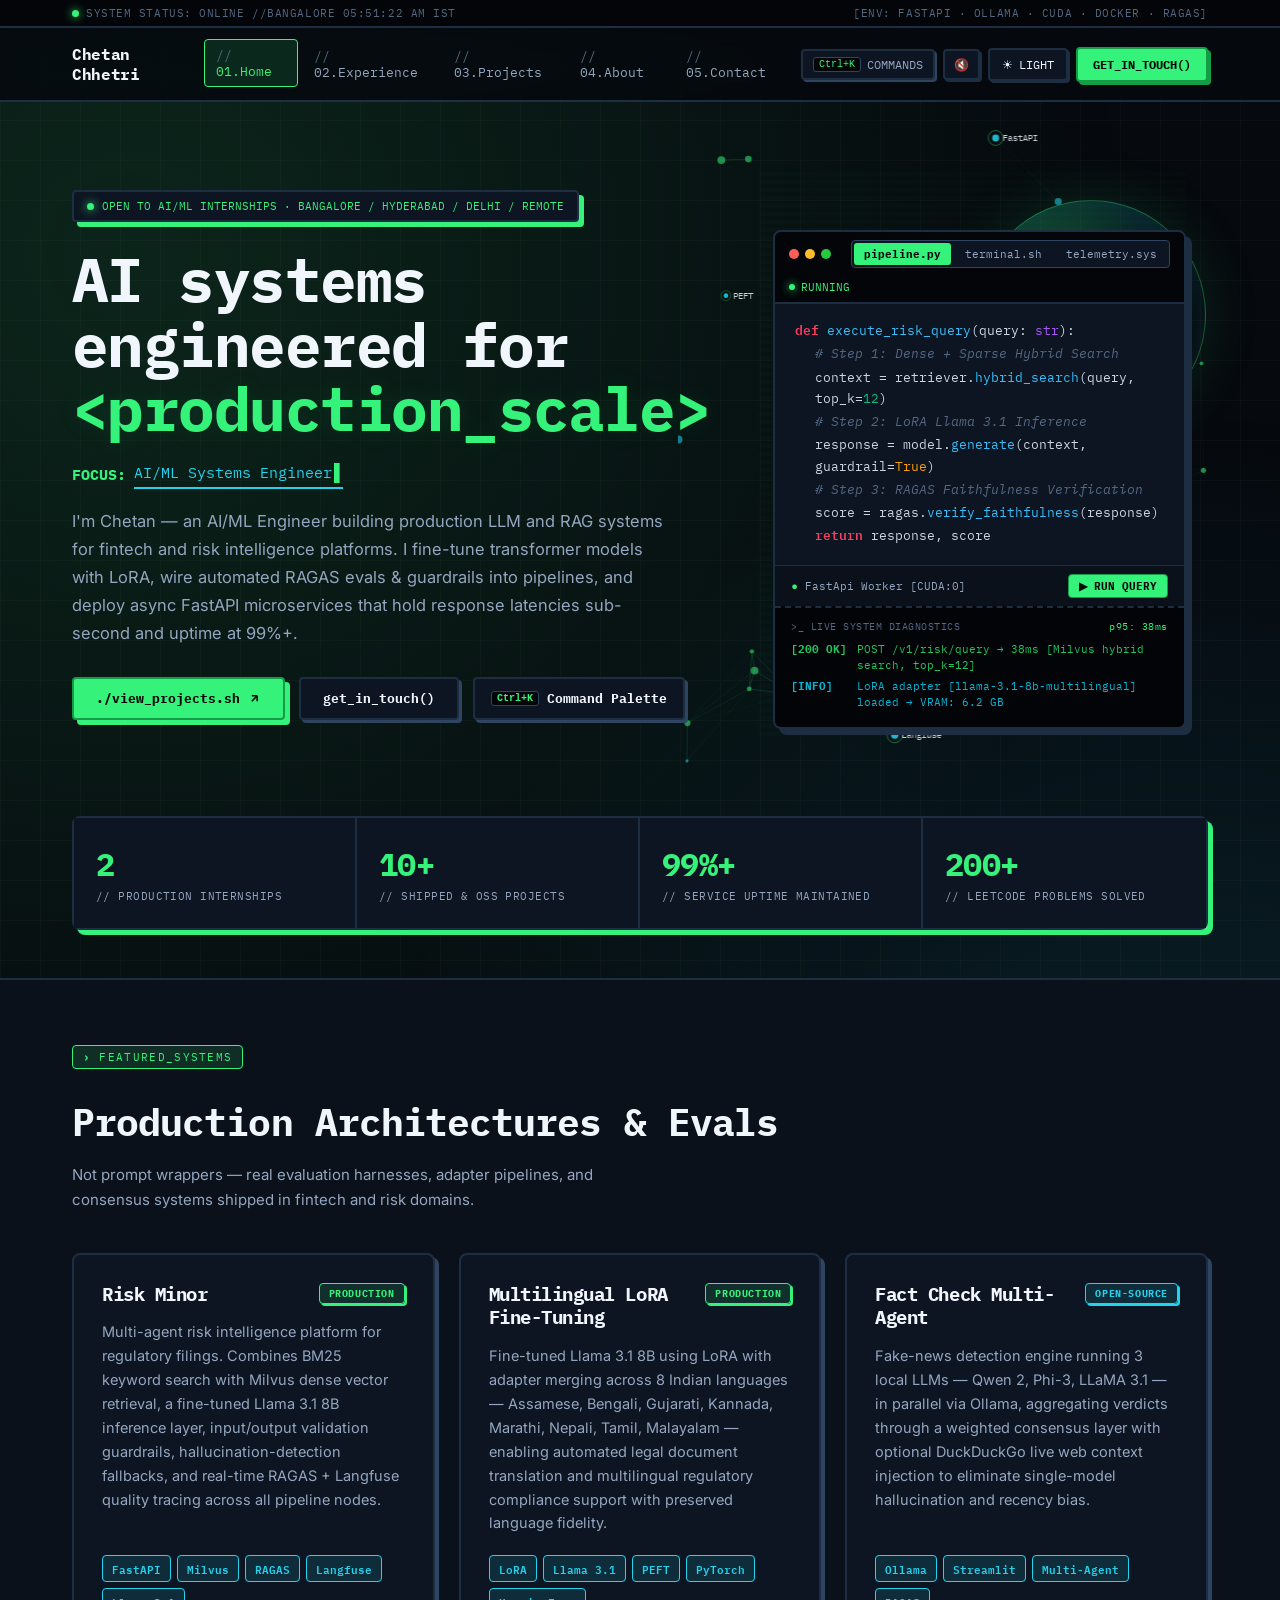
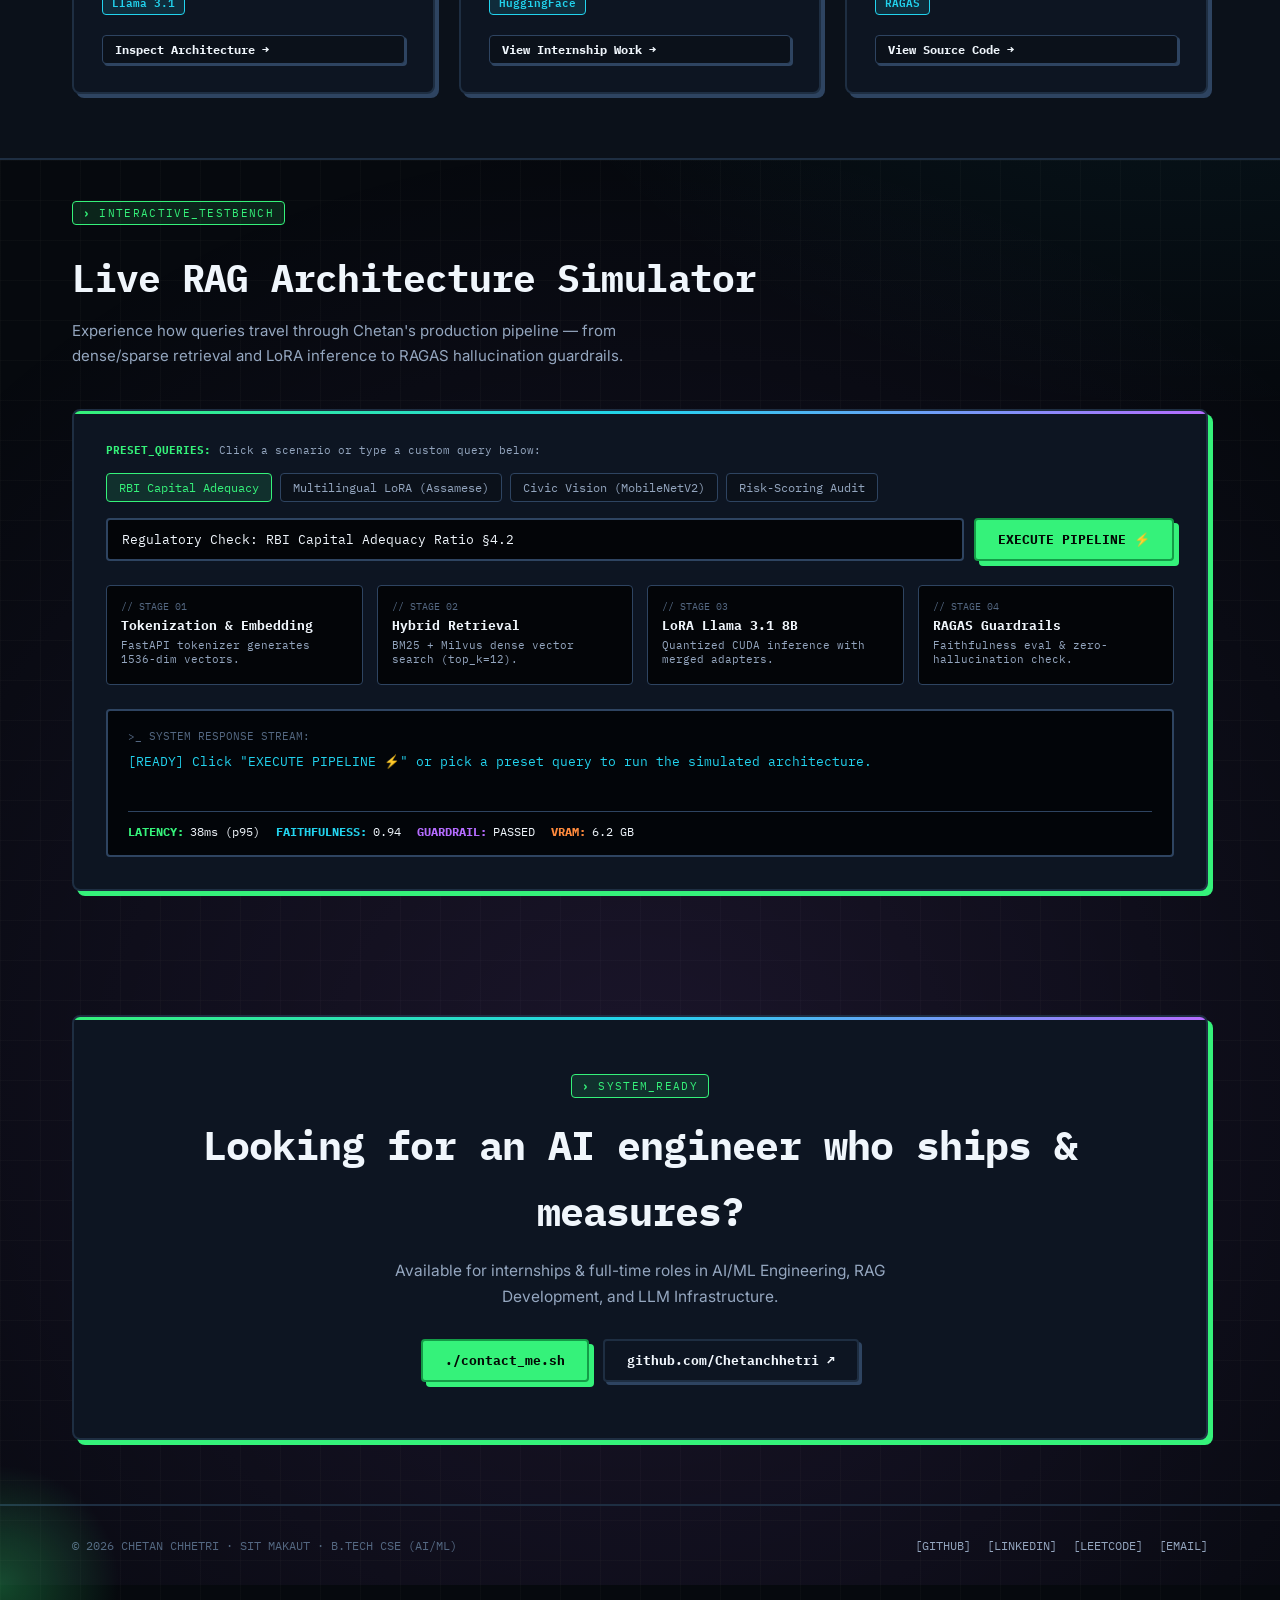
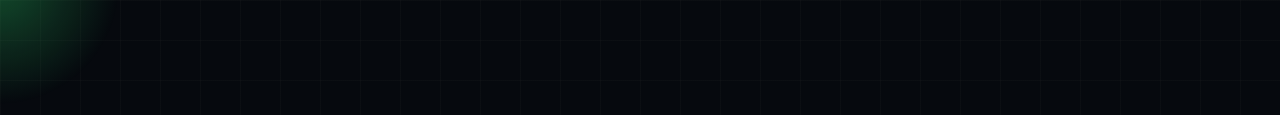
<file: index.html>
<!DOCTYPE html>
<html lang="en" data-theme="dark">
<head>
<meta charset="UTF-8">
<meta name="viewport" content="width=device-width, initial-scale=1.0">
<title>Chetan Chhetri — AI/ML Engineer & Systems Builder</title>
<meta name="description" content="Portfolio of Chetan Chhetri - AI/ML Engineer specializing in production LLMs, multi-agent RAG, LoRA fine-tuning, and low-latency microservices.">
<link rel="preconnect" href="https://fonts.googleapis.com">
<link rel="preconnect" href="https://fonts.gstatic.com" crossorigin>
<link href="https://fonts.googleapis.com/css2?family=IBM+Plex+Mono:ital,wght@0,400;0,500;0,600;0,700;1,400&family=Inter:wght@400;500;600;700;800&display=swap" rel="stylesheet">
<link rel="stylesheet" href="styles.css">
<script>
  // Prevent flash of wrong theme
  (function(){var t=localStorage.getItem('cc-theme')||'dark';document.documentElement.setAttribute('data-theme',t);})();
</script>
</head>
<body>

<div class="top-status-bar">
  <div class="wrap status-content">
    <div class="status-left">
      <span class="pulse-dot"></span> SYSTEM STATUS: ONLINE // <span class="live-ist-clock"> BANGALORE (IST)</span>
    </div>
    <span class="status-right">[ENV: FASTAPI · OLLAMA · CUDA · DOCKER · RAGAS]</span>
  </div>
</div>

<header class="site-header">
  <nav class="site-nav">
    <a href="index.html" class="brand">Chetan Chhetri</a>
    <div class="nav-links">
      <a href="index.html" class="active"><span class="cmd">//</span> 01.Home</a>
      <a href="experience.html"><span class="cmd">//</span> 02.Experience</a>
      <a href="projects.html"><span class="cmd">//</span> 03.Projects</a>
      <a href="about.html"><span class="cmd">//</span> 04.About</a>
      <a href="contact.html"><span class="cmd">//</span> 05.Contact</a>
    </div>
    <div class="nav-right">
      <button class="nav-cmd-btn" title="Search commands, projects, and actions"><kbd>Ctrl+K</kbd> <span>COMMANDS</span></button>
      <button class="sound-toggle" title="Toggle audio feedback">🔇</button>
      <button class="theme-toggle" title="Toggle theme"><span class="ti">☀</span><span class="tl">LIGHT</span></button>
      <a class="nav-cta" href="contact.html">GET_IN_TOUCH()</a>
      <button class="nav-toggle" aria-label="Menu"><span></span><span></span><span></span></button>
    </div>
  </nav>
</header>

<main>
  <div class="wrap">
    <section class="hero">
      <div class="hero-text">
        <div class="hero-badge"><span class="dot"></span> OPEN TO AI/ML INTERNSHIPS · BANGALORE / HYDERABAD / DELHI / REMOTE</div>
        <h1>AI systems engineered for <span class="grad-ink">&lt;production_scale&gt;</span></h1>
        <div style="font-size: 14.5px; margin-bottom: 18px; color: var(--ink-soft); display: flex; align-items: center; gap: 8px; flex-wrap: wrap;">
          <span style="color: var(--accent); font-family: var(--mono); font-weight: bold;">FOCUS:</span>
          <span class="typewriter-role">AI/ML Systems Engineer</span>
        </div>
        <p class="lede">I'm Chetan — an AI/ML Engineer building production LLM and RAG systems for fintech and risk intelligence platforms. I fine-tune transformer models with LoRA, wire automated RAGAS evals &amp; guardrails into pipelines, and deploy async FastAPI microservices that hold response latencies sub-second and uptime at 99%+.</p>
        <div class="hero-actions">
          <a class="btn btn-primary" href="projects.html">./view_projects.sh <svg width="13" height="13" viewBox="0 0 24 24" fill="none" stroke="currentColor" stroke-width="3"><path d="M7 17L17 7M17 7H7M17 7V17"/></svg></a>
          <a class="btn btn-outline" href="contact.html">get_in_touch()</a>
          <button class="btn btn-outline nav-cmd-btn" style="padding: 11px 16px;"><kbd>Ctrl+K</kbd> Command Palette</button>
        </div>
      </div>

      <div class="hero-3d">
        <canvas id="neural-canvas" aria-hidden="true"></canvas>
        <div class="holo-orb" aria-hidden="true"></div>
        <div class="scanline" aria-hidden="true"></div>
        
        <div class="terminal-card">
          <div class="terminal-header">
            <div class="term-dots"><span class="t-red"></span><span class="t-yellow"></span><span class="t-green"></span></div>
            <div class="term-tabs">
              <button class="term-tab active" data-tab="tab-code">pipeline.py</button>
              <button class="term-tab" data-tab="tab-cli">terminal.sh</button>
              <button class="term-tab" data-tab="tab-telemetry">telemetry.sys</button>
            </div>
            <span class="live"><span class="ld"></span>RUNNING</span>
          </div>

          <!-- Panel 1: Code & Interactive Simulator -->
          <div id="tab-code" class="terminal-panel active">
            <div class="terminal-body">
              <div class="code-line"><span class="c-keyword">def</span> <span class="c-func">execute_risk_query</span>(query: <span class="c-type">str</span>):</div>
              <div class="code-line indent"><span class="c-comment"># Step 1: Dense + Sparse Hybrid Search</span></div>
              <div class="code-line indent">context = retriever.<span class="c-func">hybrid_search</span>(query, top_k=<span class="c-num">12</span>)</div>
              <div class="code-line indent"><span class="c-comment"># Step 2: LoRA Llama 3.1 Inference</span></div>
              <div class="code-line indent">response = model.<span class="c-func">generate</span>(context, guardrail=<span class="c-val">True</span>)</div>
              <div class="code-line indent"><span class="c-comment"># Step 3: RAGAS Faithfulness Verification</span></div>
              <div class="code-line indent">score = ragas.<span class="c-func">verify_faithfulness</span>(response)</div>
              <div class="code-line indent"><span class="c-keyword">return</span> response, score</div>
            </div>
            <div class="term-run-bar">
              <span style="color:var(--ink-soft);"><span style="color:var(--accent);">●</span> FastApi Worker [CUDA:0]</span>
              <button class="run-sim-btn" id="run-code-sim">▶ RUN QUERY</button>
            </div>
            <div class="trace-console">
              <div class="console-head">
                <span>&gt;_ LIVE SYSTEM DIAGNOSTICS</span>
                <span style="color:var(--accent);">p95: 38ms</span>
              </div>
              <div id="console-output"></div>
            </div>
          </div>

          <!-- Panel 2: Interactive CLI -->
          <div id="tab-cli" class="terminal-panel">
            <div class="cli-container">
              <div class="cli-chips">
                <span class="cli-chip" data-cmd="skills">skills</span>
                <span class="cli-chip" data-cmd="projects">projects</span>
                <span class="cli-chip" data-cmd="eval">eval</span>
                <span class="cli-chip" data-cmd="bio">bio</span>
                <span class="cli-chip" data-cmd="contact">contact</span>
                <span class="cli-chip" data-cmd="clear">clear</span>
              </div>
              <div class="cli-logs" id="cli-term-logs">
                <div class="cli-out-row" style="color:var(--ink-soft);">Type a command or click a chip above (e.g. 'skills', 'eval', 'projects').</div>
              </div>
              <div class="cli-input-line">
                <span class="cli-prompt">chetan@sys:~$</span>
                <input type="text" id="cli-term-input" class="cli-input" placeholder="type 'help' or any command..." autocomplete="off" spellcheck="false">
              </div>
            </div>
          </div>

          <!-- Panel 3: Live Telemetry Gauges -->
          <div id="tab-telemetry" class="terminal-panel">
            <div class="telemetry-container">
              <div class="telemetry-grid">
                <div class="tel-card">
                  <div class="tel-label"><span>VRAM Allocation</span><span>CUDA 12.4</span></div>
                  <div class="tel-value" id="tel-vram-val">6.2 / 8.0 GB</div>
                  <div class="tel-bar-wrap"><div class="tel-bar" style="width: 77%;"></div></div>
                </div>
                <div class="tel-card">
                  <div class="tel-label"><span>Generation Speed</span><span>LoRA 8B</span></div>
                  <div class="tel-value" id="tel-tok-val">78 tok/s</div>
                  <div class="tel-bar-wrap"><div class="tel-bar cyan" style="width: 82%;"></div></div>
                </div>
                <div class="tel-card">
                  <div class="tel-label"><span>RAGAS Faithfulness</span><span>Min: 0.85</span></div>
                  <div class="tel-value" style="color:var(--cyan);">0.94</div>
                  <div class="tel-bar-wrap"><div class="tel-bar cyan" style="width: 94%;"></div></div>
                </div>
                <div class="tel-card">
                  <div class="tel-label"><span>p95 API Latency</span><span>Sub-second</span></div>
                  <div class="tel-value" id="tel-lat-val" style="color:var(--accent);">38ms</div>
                  <div class="tel-bar-wrap"><div class="tel-bar" style="width: 35%;"></div></div>
                </div>
              </div>
              <div style="font: 11px var(--mono); color: var(--ink-soft); background: rgba(255,255,255,0.02); padding: 8px 12px; border: 1px solid var(--line-soft); border-radius: var(--radius-sm); display: flex; justify-content: space-between;">
                <span>UPTIME: 99.7%</span>
                <span style="color:var(--accent);">CONTAINER: ACTIVE [risk-minor-api:v2.1]</span>
              </div>
            </div>
          </div>

        </div>
      </div>
    </section>

    <section class="stats-section">
      <div class="stats-row">
        <div class="stat"><div class="num">2</div><div class="lbl">// PRODUCTION INTERNSHIPS</div></div>
        <div class="stat"><div class="num">10+</div><div class="lbl">// SHIPPED & OSS PROJECTS</div></div>
        <div class="stat"><div class="num">99%+</div><div class="lbl">// SERVICE UPTIME MAINTAINED</div></div>
        <div class="stat"><div class="num">200+</div><div class="lbl">// LEETCODE PROBLEMS SOLVED</div></div>
      </div>
    </section>
  </div>

  <section class="alt">
    <div class="wrap">
      <div class="section-head">
        <div class="eyebrow">FEATURED_SYSTEMS</div>
        <h2>Production Architectures &amp; Evals</h2>
        <p>Not prompt wrappers — real evaluation harnesses, adapter pipelines, and consensus systems shipped in fintech and risk domains.</p>
      </div>
      <div class="feature-grid">
        <div class="card">
          <div class="card-top">
            <h3>Risk Minor</h3>
            <span class="badge prod">PRODUCTION</span>
          </div>
          <p>Multi-agent risk intelligence platform for regulatory filings. Combines BM25 keyword search with Milvus dense vector retrieval, a fine-tuned Llama 3.1 8B inference layer, input/output validation guardrails, hallucination-detection fallbacks, and real-time RAGAS + Langfuse quality tracing across all pipeline nodes.</p>
          <div class="chip-row">
            <span class="chip">FastAPI</span><span class="chip">Milvus</span><span class="chip">RAGAS</span><span class="chip">Langfuse</span><span class="chip">Llama 3.1</span>
          </div>
          <a class="card-link" href="projects.html">Inspect Architecture →</a>
        </div>

        <div class="card">
          <div class="card-top">
            <h3>Multilingual LoRA Fine-Tuning</h3>
            <span class="badge prod">PRODUCTION</span>
          </div>
          <p>Fine-tuned Llama 3.1 8B using LoRA with adapter merging across 8 Indian languages — Assamese, Bengali, Gujarati, Kannada, Marathi, Nepali, Tamil, Malayalam — enabling automated legal document translation and multilingual regulatory compliance support with preserved language fidelity.</p>
          <div class="chip-row">
            <span class="chip">LoRA</span><span class="chip">Llama 3.1</span><span class="chip">PEFT</span><span class="chip">PyTorch</span><span class="chip">HuggingFace</span>
          </div>
          <a class="card-link" href="experience.html">View Internship Work →</a>
        </div>

        <div class="card">
          <div class="card-top">
            <h3>Fact Check Multi-Agent</h3>
            <span class="badge oss">OPEN-SOURCE</span>
          </div>
          <p>Fake-news detection engine running 3 local LLMs — Qwen 2, Phi-3, LLaMA 3.1 — in parallel via Ollama, aggregating verdicts through a weighted consensus layer with optional DuckDuckGo live web context injection to eliminate single-model hallucination and recency bias.</p>
          <div class="chip-row">
            <span class="chip">Ollama</span><span class="chip">Streamlit</span><span class="chip">Multi-Agent</span><span class="chip">RAGAS</span>
          </div>
          <a class="card-link" href="https://github.com/Chetanchhetri" target="_blank" rel="noopener">View Source Code →</a>
        </div>
      </div>
    </div>
  </section>

  <div class="wrap">
    <section class="rag-sim-section">
      <div class="section-head">
        <div class="eyebrow">INTERACTIVE_TESTBENCH</div>
        <h2>Live RAG Architecture Simulator</h2>
        <p>Experience how queries travel through Chetan's production pipeline — from dense/sparse retrieval and LoRA inference to RAGAS hallucination guardrails.</p>
      </div>

      <div class="rag-sim-box">
        <div class="sim-controls">
          <div style="font: 11px var(--mono); color: var(--ink-soft); display: flex; align-items: center; gap: 8px;">
            <span style="color:var(--accent); font-weight:bold;">PRESET_QUERIES:</span>
            <span>Click a scenario or type a custom query below:</span>
          </div>
          <div class="sim-query-chips">
            <button class="sim-query-chip active" data-query="Regulatory Check: RBI Capital Adequacy Ratio §4.2">RBI Capital Adequacy</button>
            <button class="sim-query-chip" data-query="Multilingual LoRA: Legal Contract Clause translation Assamese → English">Multilingual LoRA (Assamese)</button>
            <button class="sim-query-chip" data-query="Civic Hazard: MobileNetV2 Pothole Severity & Routing">Civic Vision (MobileNetV2)</button>
            <button class="sim-query-chip" data-query="Financial Audit: Anomaly Detection on Loan Scoring Dataset">Risk-Scoring Audit</button>
          </div>

          <div class="sim-input-row">
            <input type="text" id="rag-sim-query" class="sim-input" value="Regulatory Check: RBI Capital Adequacy Ratio §4.2">
            <button class="btn btn-primary" id="run-rag-sim">EXECUTE PIPELINE ⚡</button>
          </div>
        </div>

        <!-- 4 Sequential Stages -->
        <div class="sim-stages-grid">
          <div class="sim-stage" id="stage-1">
            <div class="sim-stage-num">// STAGE 01</div>
            <div class="sim-stage-title">Tokenization &amp; Embedding</div>
            <div class="sim-stage-detail">FastAPI tokenizer generates 1536-dim vectors.</div>
          </div>
          <div class="sim-stage" id="stage-2">
            <div class="sim-stage-num">// STAGE 02</div>
            <div class="sim-stage-title">Hybrid Retrieval</div>
            <div class="sim-stage-detail">BM25 + Milvus dense vector search (top_k=12).</div>
          </div>
          <div class="sim-stage" id="stage-3">
            <div class="sim-stage-num">// STAGE 03</div>
            <div class="sim-stage-title">LoRA Llama 3.1 8B</div>
            <div class="sim-stage-detail">Quantized CUDA inference with merged adapters.</div>
          </div>
          <div class="sim-stage" id="stage-4">
            <div class="sim-stage-num">// STAGE 04</div>
            <div class="sim-stage-title">RAGAS Guardrails</div>
            <div class="sim-stage-detail">Faithfulness eval &amp; zero-hallucination check.</div>
          </div>
        </div>

        <!-- Live Output Terminal -->
        <div class="sim-output-box">
          <div style="font-size: 11px; color: var(--ink-faint); margin-bottom: 6px;">&gt;_ SYSTEM RESPONSE STREAM:</div>
          <div id="rag-sim-output-text" style="color: var(--cyan); min-height: 48px;">
            [READY] Click "EXECUTE PIPELINE ⚡" or pick a preset query to run the simulated architecture.
          </div>
          <div class="sim-metrics-row">
            <span class="sim-metric-tag"><b style="color:var(--accent);">LATENCY:</b> 38ms (p95)</span>
            <span class="sim-metric-tag"><b style="color:var(--cyan);">FAITHFULNESS:</b> 0.94</span>
            <span class="sim-metric-tag"><b style="color:var(--purple);">GUARDRAIL:</b> PASSED</span>
            <span class="sim-metric-tag"><b style="color:var(--signal);">VRAM:</b> 6.2 GB</span>
          </div>
        </div>
      </div>
    </section>
  </div>

  <div class="wrap">
    <section>
      <div class="cta-banner">
        <div class="eyebrow">SYSTEM_READY</div>
        <h2>Looking for an AI engineer who ships &amp; measures?</h2>
        <p>Available for internships &amp; full-time roles in AI/ML Engineering, RAG Development, and LLM Infrastructure.</p>
        <div class="cta-actions">
          <a class="btn btn-primary" href="contact.html">./contact_me.sh</a>
          <a class="btn btn-outline" href="https://github.com/Chetanchhetri" target="_blank" rel="noopener">github.com/Chetanchhetri ↗</a>
        </div>
      </div>
    </section>
  </div>
</main>

<footer class="site-footer">
  <div class="wrap">
    <p>© 2026 CHETAN CHHETRI · SIT MAKAUT · B.TECH CSE (AI/ML)</p>
    <div class="footer-links">
      <a href="https://github.com/Chetanchhetri" target="_blank" rel="noopener">[GITHUB]</a>
      <a href="https://linkedin.com/in/chetanchhetri" target="_blank" rel="noopener">[LINKEDIN]</a>
      <a href="https://leetcode.com/u/2rPvyovowx" target="_blank" rel="noopener">[LEETCODE]</a>
      <a href="mailto:chhetrichetan45@gmail.com">[EMAIL]</a>
    </div>
  </div>
</footer>

<!-- Global Command Palette Modal (Ctrl+K) -->
<div class="cmd-palette-backdrop">
  <div class="cmd-palette">
    <div class="cmd-search-header">
      <span style="color:var(--accent);font-weight:900;">›</span>
      <input type="text" class="cmd-search-input" placeholder="Type a command or jump to project..." autocomplete="off">
      <span class="cmd-kbd-badge">ESC to close</span>
    </div>
    <div class="cmd-results">
      <div class="cmd-group-title">Navigation</div>
      <div class="cmd-item" data-href="index.html"><div class="cmd-item-label"><span>🏠</span> 01. Home Overview</div><span class="cmd-item-tag">Page</span></div>
      <div class="cmd-item" data-href="experience.html"><div class="cmd-item-label"><span>💼</span> 02. Experience &amp; Internships</div><span class="cmd-item-tag">Page</span></div>
      <div class="cmd-item" data-href="projects.html"><div class="cmd-item-label"><span>🚀</span> 03. Projects (12 Systems)</div><span class="cmd-item-tag">Page</span></div>
      <div class="cmd-item" data-href="about.html"><div class="cmd-item-label"><span>👤</span> 04. About &amp; Tech Stack</div><span class="cmd-item-tag">Page</span></div>
      <div class="cmd-item" data-href="contact.html"><div class="cmd-item-label"><span>✉️</span> 05. Contact &amp; IDE Shell</div><span class="cmd-item-tag">Page</span></div>

      <div class="cmd-group-title">Featured Systems</div>
      <div class="cmd-item" data-href="projects.html#risk-minor"><div class="cmd-item-label"><span>⚡</span> Risk Minor (Milvus + LoRA Llama 3.1)</div><span class="cmd-item-tag">RAG</span></div>
      <div class="cmd-item" data-href="projects.html#astraroute"><div class="cmd-item-label"><span>🗺️</span> AstraRoute Navigation Engine (OSRM + Scrapling)</div><span class="cmd-item-tag">Infra</span></div>
      <div class="cmd-item" data-href="projects.html#blur-detector"><div class="cmd-item-label"><span>👁️</span> AI Blur &amp; Quality Detector (OpenCV API)</div><span class="cmd-item-tag">Vision</span></div>
      <div class="cmd-item" data-href="projects.html#airbus-fcom"><div class="cmd-item-label"><span>✈️</span> Airbus FCOM Precision QA Engine</div><span class="cmd-item-tag">RAG</span></div>

      <div class="cmd-group-title">Quick Actions</div>
      <div class="cmd-item" data-action="theme"><div class="cmd-item-label"><span>◐</span> Toggle Theme (Dark / Light)</div><span class="cmd-item-tag">Action</span></div>
      <div class="cmd-item" data-action="copy-email"><div class="cmd-item-label"><span>📋</span> Copy Email (chhetrichetan45@gmail.com)</div><span class="cmd-item-tag">Clipboard</span></div>
      <div class="cmd-item" data-action="audio"><div class="cmd-item-label"><span>🔊</span> Toggle Audio FX Sounds</div><span class="cmd-item-tag">Setting</span></div>
    </div>
  </div>
</div>

<!-- Back to Top Button -->
<button class="back-to-top" title="Scroll back to top" aria-label="Back to top">▲</button>

<script src="script.js"></script>
</body>
</html>
</file>
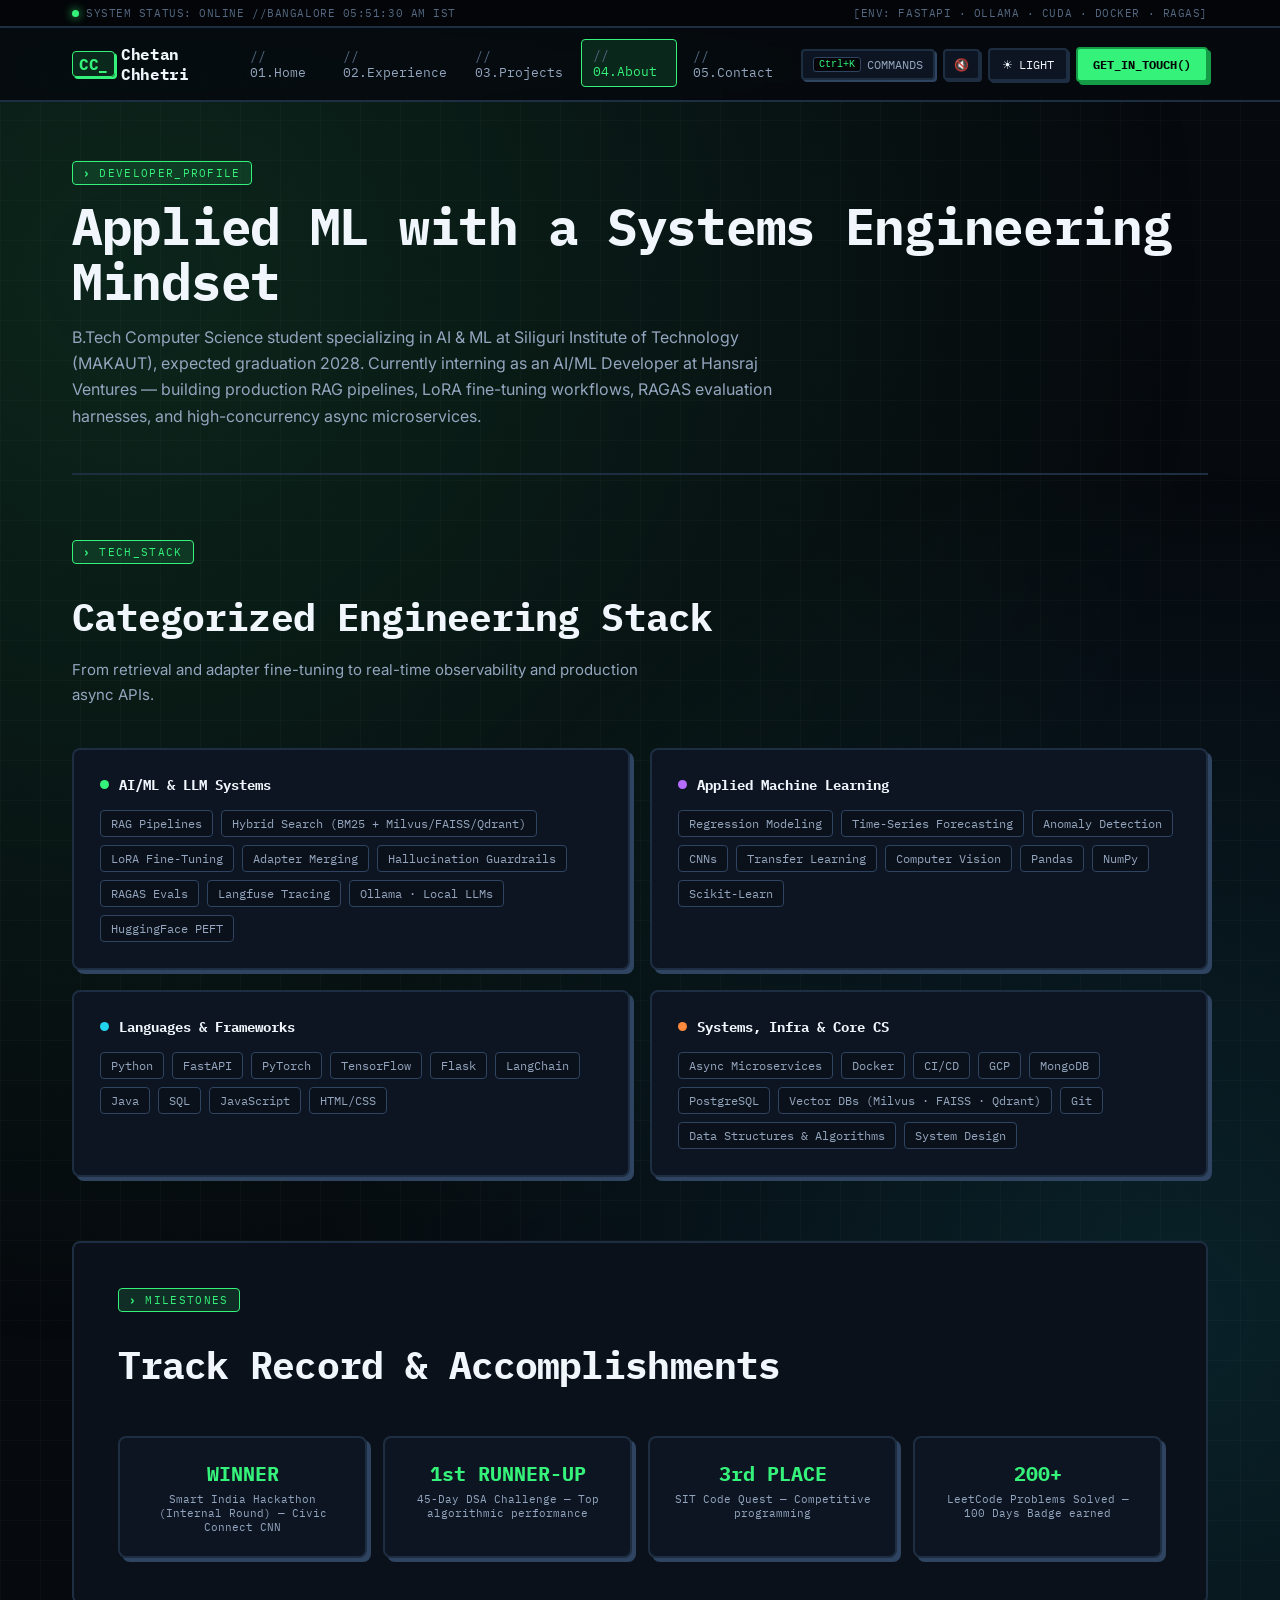
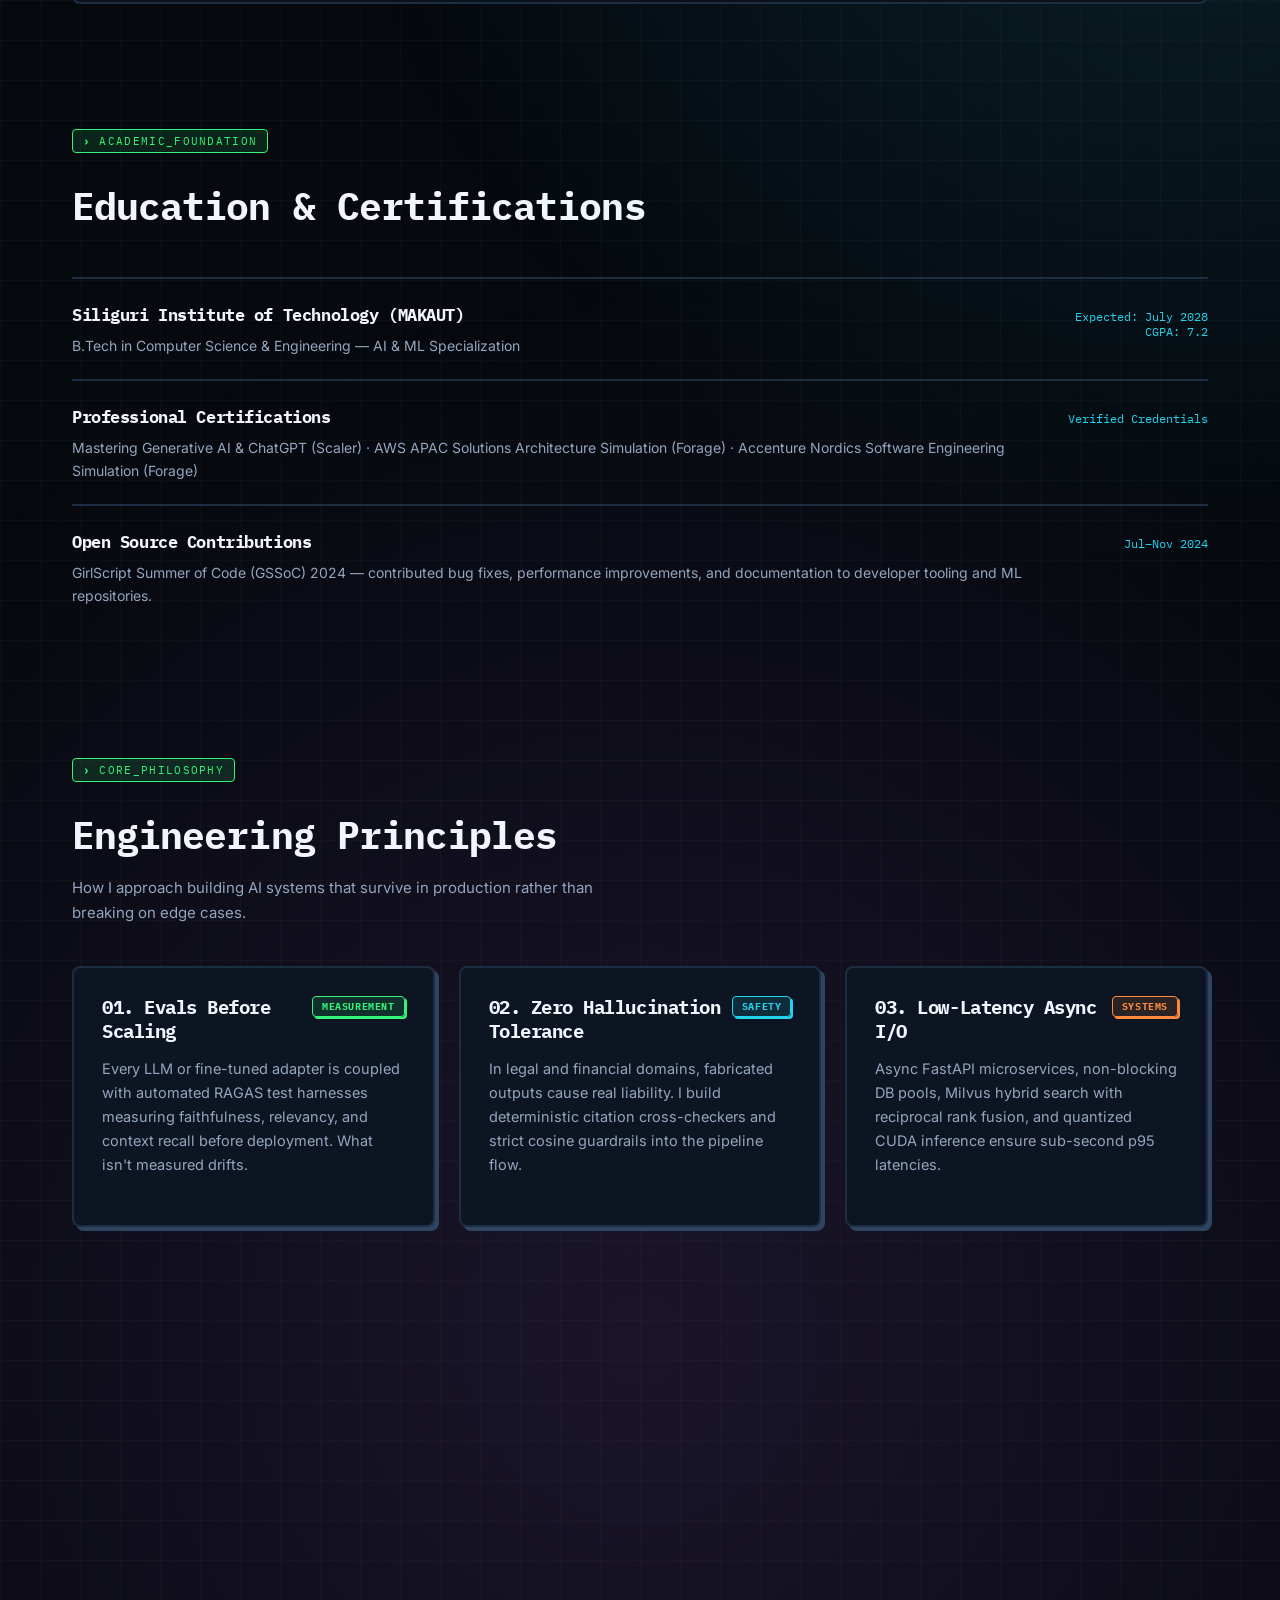
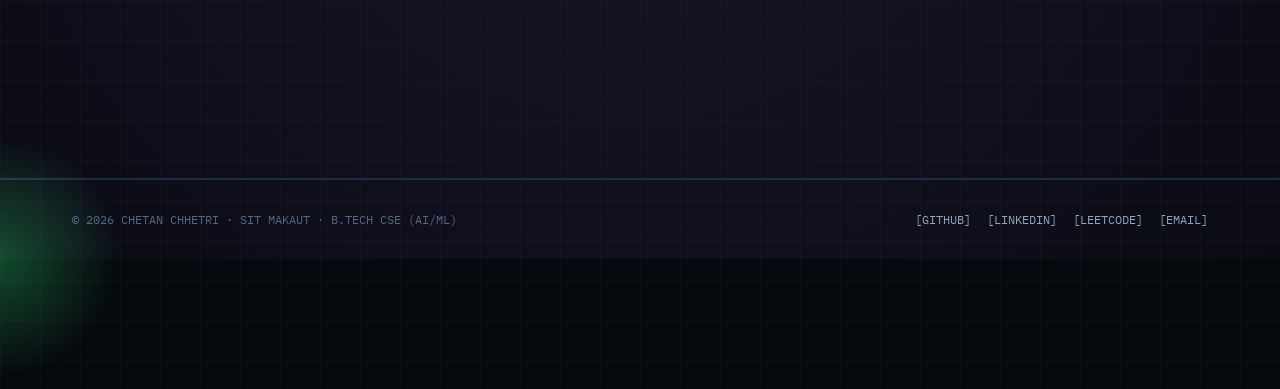
<file: about.html>
<!DOCTYPE html>
<html lang="en" data-theme="dark">
<head>
<meta charset="UTF-8">
<meta name="viewport" content="width=device-width, initial-scale=1.0">
<title>About — Chetan Chhetri</title>
<link rel="preconnect" href="https://fonts.googleapis.com">
<link rel="preconnect" href="https://fonts.gstatic.com" crossorigin>
<link href="https://fonts.googleapis.com/css2?family=IBM+Plex+Mono:ital,wght@0,400;0,500;0,600;0,700;1,400&family=Inter:wght@400;500;600;700;800&display=swap" rel="stylesheet">
<link rel="stylesheet" href="styles.css">
<script>(function(){var t=localStorage.getItem('cc-theme')||'dark';document.documentElement.setAttribute('data-theme',t);})();</script>
</head>
<body>

<div class="top-status-bar">
  <div class="wrap status-content">
    <div class="status-left">
      <span class="pulse-dot"></span> SYSTEM STATUS: ONLINE // <span class="live-ist-clock">BANGALORE (IST)</span>
    </div>
    <span class="status-right">[ENV: FASTAPI · OLLAMA · CUDA · DOCKER · RAGAS]</span>
  </div>
</div>

<header class="site-header">
  <nav class="site-nav">
    <a href="index.html" class="brand"><span class="mark">CC_</span>Chetan Chhetri</a>
    <div class="nav-links">
      <a href="index.html"><span class="cmd">//</span> 01.Home</a>
      <a href="experience.html"><span class="cmd">//</span> 02.Experience</a>
      <a href="projects.html"><span class="cmd">//</span> 03.Projects</a>
      <a href="about.html" class="active"><span class="cmd">//</span> 04.About</a>
      <a href="contact.html"><span class="cmd">//</span> 05.Contact</a>
    </div>
    <div class="nav-right">
      <button class="nav-cmd-btn" title="Search commands, projects, and actions"><kbd>Ctrl+K</kbd> <span>COMMANDS</span></button>
      <button class="sound-toggle" title="Toggle audio feedback">🔇</button>
      <button class="theme-toggle"><span class="ti">☀</span><span class="tl">LIGHT</span></button>
      <a class="nav-cta" href="contact.html">GET_IN_TOUCH()</a>
      <button class="nav-toggle" aria-label="Menu"><span></span><span></span><span></span></button>
    </div>
  </nav>
</header>

<main>
  <div class="wrap">
    <div class="page-header">
      <div class="eyebrow">DEVELOPER_PROFILE</div>
      <h1>Applied ML with a Systems Engineering Mindset</h1>
      <p>B.Tech Computer Science student specializing in AI &amp; ML at Siliguri Institute of Technology (MAKAUT), expected graduation 2028. Currently interning as an AI/ML Developer at Hansraj Ventures — building production RAG pipelines, LoRA fine-tuning workflows, RAGAS evaluation harnesses, and high-concurrency async microservices.</p>
    </div>
  </div>

  <div class="wrap">
    <section>
      <div class="section-head">
        <div class="eyebrow">TECH_STACK</div>
        <h2>Categorized Engineering Stack</h2>
        <p>From retrieval and adapter fine-tuning to real-time observability and production async APIs.</p>
      </div>

      <div class="skill-grid">
        <div class="skill-panel">
          <div class="head"><span class="idot" style="background:var(--accent)"></span>AI/ML &amp; LLM Systems</div>
          <div class="tags">
            <span>RAG Pipelines</span>
            <span>Hybrid Search (BM25 + Milvus/FAISS/Qdrant)</span>
            <span>LoRA Fine-Tuning</span>
            <span>Adapter Merging</span>
            <span>Hallucination Guardrails</span>
            <span>RAGAS Evals</span>
            <span>Langfuse Tracing</span>
            <span>Ollama · Local LLMs</span>
            <span>HuggingFace PEFT</span>
          </div>
        </div>

        <div class="skill-panel">
          <div class="head"><span class="idot" style="background:var(--purple)"></span>Applied Machine Learning</div>
          <div class="tags">
            <span>Regression Modeling</span>
            <span>Time-Series Forecasting</span>
            <span>Anomaly Detection</span>
            <span>CNNs</span>
            <span>Transfer Learning</span>
            <span>Computer Vision</span>
            <span>Pandas</span>
            <span>NumPy</span>
            <span>Scikit-Learn</span>
          </div>
        </div>

        <div class="skill-panel">
          <div class="head"><span class="idot" style="background:var(--cyan)"></span>Languages &amp; Frameworks</div>
          <div class="tags">
            <span>Python</span>
            <span>FastAPI</span>
            <span>PyTorch</span>
            <span>TensorFlow</span>
            <span>Flask</span>
            <span>LangChain</span>
            <span>Java</span>
            <span>SQL</span>
            <span>JavaScript</span>
            <span>HTML/CSS</span>
          </div>
        </div>

        <div class="skill-panel">
          <div class="head"><span class="idot" style="background:var(--signal)"></span>Systems, Infra &amp; Core CS</div>
          <div class="tags">
            <span>Async Microservices</span>
            <span>Docker</span>
            <span>CI/CD</span>
            <span>GCP</span>
            <span>MongoDB</span>
            <span>PostgreSQL</span>
            <span>Vector DBs (Milvus · FAISS · Qdrant)</span>
            <span>Git</span>
            <span>Data Structures &amp; Algorithms</span>
            <span>System Design</span>
          </div>
        </div>
      </div>
    </section>

    <section class="alt" style="border-radius:var(--radius); padding:44px; margin-bottom:60px; border:var(--nb-border); box-shadow:var(--nb-shadow);">
      <div class="section-head">
        <div class="eyebrow">MILESTONES</div>
        <h2>Track Record &amp; Accomplishments</h2>
      </div>
      <div class="metrics">
        <div class="metric"><div class="num">WINNER</div><div class="lbl">Smart India Hackathon (Internal Round) — Civic Connect CNN</div></div>
        <div class="metric"><div class="num">1st RUNNER-UP</div><div class="lbl">45-Day DSA Challenge — Top algorithmic performance</div></div>
        <div class="metric"><div class="num">3rd PLACE</div><div class="lbl">SIT Code Quest — Competitive programming</div></div>
        <div class="metric"><div class="num">200+</div><div class="lbl">LeetCode Problems Solved — 100 Days Badge earned</div></div>
      </div>
    </section>

    <section>
      <div class="section-head">
        <div class="eyebrow">ACADEMIC_FOUNDATION</div>
        <h2>Education &amp; Certifications</h2>
      </div>
      <div class="edu-row">
        <div>
          <h4>Siliguri Institute of Technology (MAKAUT)</h4>
          <div class="sub">B.Tech in Computer Science &amp; Engineering — AI &amp; ML Specialization</div>
        </div>
        <div class="meta">Expected: July 2028<br>CGPA: 7.2</div>
      </div>
      <div class="edu-row">
        <div>
          <h4>Professional Certifications</h4>
          <div class="sub">Mastering Generative AI &amp; ChatGPT (Scaler) · AWS APAC Solutions Architecture Simulation (Forage) · Accenture Nordics Software Engineering Simulation (Forage)</div>
        </div>
        <div class="meta">Verified Credentials</div>
      </div>
      <div class="edu-row">
        <div>
          <h4>Open Source Contributions</h4>
          <div class="sub">GirlScript Summer of Code (GSSoC) 2024 — contributed bug fixes, performance improvements, and documentation to developer tooling and ML repositories.</div>
        </div>
        <div class="meta">Jul–Nov 2024</div>
      </div>
    </section>

    <!-- Engineering Principles Section -->
    <section>
      <div class="section-head">
        <div class="eyebrow">CORE_PHILOSOPHY</div>
        <h2>Engineering Principles</h2>
        <p>How I approach building AI systems that survive in production rather than breaking on edge cases.</p>
      </div>
      <div class="feature-grid">
        <div class="card">
          <div class="card-top">
            <h3>01. Evals Before Scaling</h3>
            <span class="badge prod">MEASUREMENT</span>
          </div>
          <p>Every LLM or fine-tuned adapter is coupled with automated RAGAS test harnesses measuring faithfulness, relevancy, and context recall before deployment. What isn't measured drifts.</p>
        </div>

        <div class="card">
          <div class="card-top">
            <h3>02. Zero Hallucination Tolerance</h3>
            <span class="badge oss">SAFETY</span>
          </div>
          <p>In legal and financial domains, fabricated outputs cause real liability. I build deterministic citation cross-checkers and strict cosine guardrails into the pipeline flow.</p>
        </div>

        <div class="card">
          <div class="card-top">
            <h3>03. Low-Latency Async I/O</h3>
            <span class="badge research">SYSTEMS</span>
          </div>
          <p>Async FastAPI microservices, non-blocking DB pools, Milvus hybrid search with reciprocal rank fusion, and quantized CUDA inference ensure sub-second p95 latencies.</p>
        </div>
      </div>
    </section>
  </div>

  <div class="wrap">
    <section>
      <div class="cta-banner">
        <div class="eyebrow">INITIATE_CONTACT</div>
        <h2>Ready to collaborate or discuss an open role?</h2>
        <p>Available for technical interviews and architecture discussions. Open to AI/ML engineering positions in Bangalore, Hyderabad, or Remote.</p>
        <div class="cta-actions">
          <a class="btn btn-primary" href="contact.html">./contact_me.sh</a>
          <a class="btn btn-outline" href="experience.html">view_experience()</a>
        </div>
      </div>
    </section>
  </div>
</main>

<footer class="site-footer">
  <div class="wrap">
    <p>© 2026 CHETAN CHHETRI · SIT MAKAUT · B.TECH CSE (AI/ML)</p>
    <div class="footer-links">
      <a href="https://github.com/Chetanchhetri" target="_blank" rel="noopener">[GITHUB]</a>
      <a href="https://linkedin.com/in/chetanchhetri" target="_blank" rel="noopener">[LINKEDIN]</a>
      <a href="https://leetcode.com/u/2rPvyovowx" target="_blank" rel="noopener">[LEETCODE]</a>
      <a href="mailto:chhetrichetan45@gmail.com">[EMAIL]</a>
    </div>
  </div>
</footer>

<!-- Global Command Palette Modal (Ctrl+K) -->
<div class="cmd-palette-backdrop">
  <div class="cmd-palette">
    <div class="cmd-search-header">
      <span style="color:var(--accent);font-weight:900;">›</span>
      <input type="text" class="cmd-search-input" placeholder="Type a command or jump to project..." autocomplete="off">
      <span class="cmd-kbd-badge">ESC to close</span>
    </div>
    <div class="cmd-results">
      <div class="cmd-group-title">Navigation</div>
      <div class="cmd-item" data-href="index.html"><div class="cmd-item-label"><span>🏠</span> 01. Home Overview</div><span class="cmd-item-tag">Page</span></div>
      <div class="cmd-item" data-href="experience.html"><div class="cmd-item-label"><span>💼</span> 02. Experience &amp; Internships</div><span class="cmd-item-tag">Page</span></div>
      <div class="cmd-item" data-href="projects.html"><div class="cmd-item-label"><span>🚀</span> 03. Projects (12 Systems)</div><span class="cmd-item-tag">Page</span></div>
      <div class="cmd-item" data-href="about.html"><div class="cmd-item-label"><span>👤</span> 04. About &amp; Tech Stack</div><span class="cmd-item-tag">Page</span></div>
      <div class="cmd-item" data-href="contact.html"><div class="cmd-item-label"><span>✉️</span> 05. Contact &amp; IDE Shell</div><span class="cmd-item-tag">Page</span></div>

      <div class="cmd-group-title">Featured Systems</div>
      <div class="cmd-item" data-href="projects.html#risk-minor"><div class="cmd-item-label"><span>⚡</span> Risk Minor (Milvus + LoRA Llama 3.1)</div><span class="cmd-item-tag">RAG</span></div>
      <div class="cmd-item" data-href="projects.html#astraroute"><div class="cmd-item-label"><span>🗺️</span> AstraRoute Navigation Engine (OSRM + Scrapling)</div><span class="cmd-item-tag">Infra</span></div>
      <div class="cmd-item" data-href="projects.html#blur-detector"><div class="cmd-item-label"><span>👁️</span> AI Blur &amp; Quality Detector (OpenCV API)</div><span class="cmd-item-tag">Vision</span></div>
      <div class="cmd-item" data-href="projects.html#airbus-fcom"><div class="cmd-item-label"><span>✈️</span> Airbus FCOM Precision QA Engine</div><span class="cmd-item-tag">RAG</span></div>

      <div class="cmd-group-title">Quick Actions</div>
      <div class="cmd-item" data-action="theme"><div class="cmd-item-label"><span>◐</span> Toggle Theme (Dark / Light)</div><span class="cmd-item-tag">Action</span></div>
      <div class="cmd-item" data-action="copy-email"><div class="cmd-item-label"><span>📋</span> Copy Email (chhetrichetan45@gmail.com)</div><span class="cmd-item-tag">Clipboard</span></div>
      <div class="cmd-item" data-action="audio"><div class="cmd-item-label"><span>🔊</span> Toggle Audio FX Sounds</div><span class="cmd-item-tag">Setting</span></div>
    </div>
  </div>
</div>

<!-- Back to Top Button -->
<button class="back-to-top" title="Scroll back to top" aria-label="Back to top">▲</button>

<script src="script.js"></script>
</body>
</html>
</file>
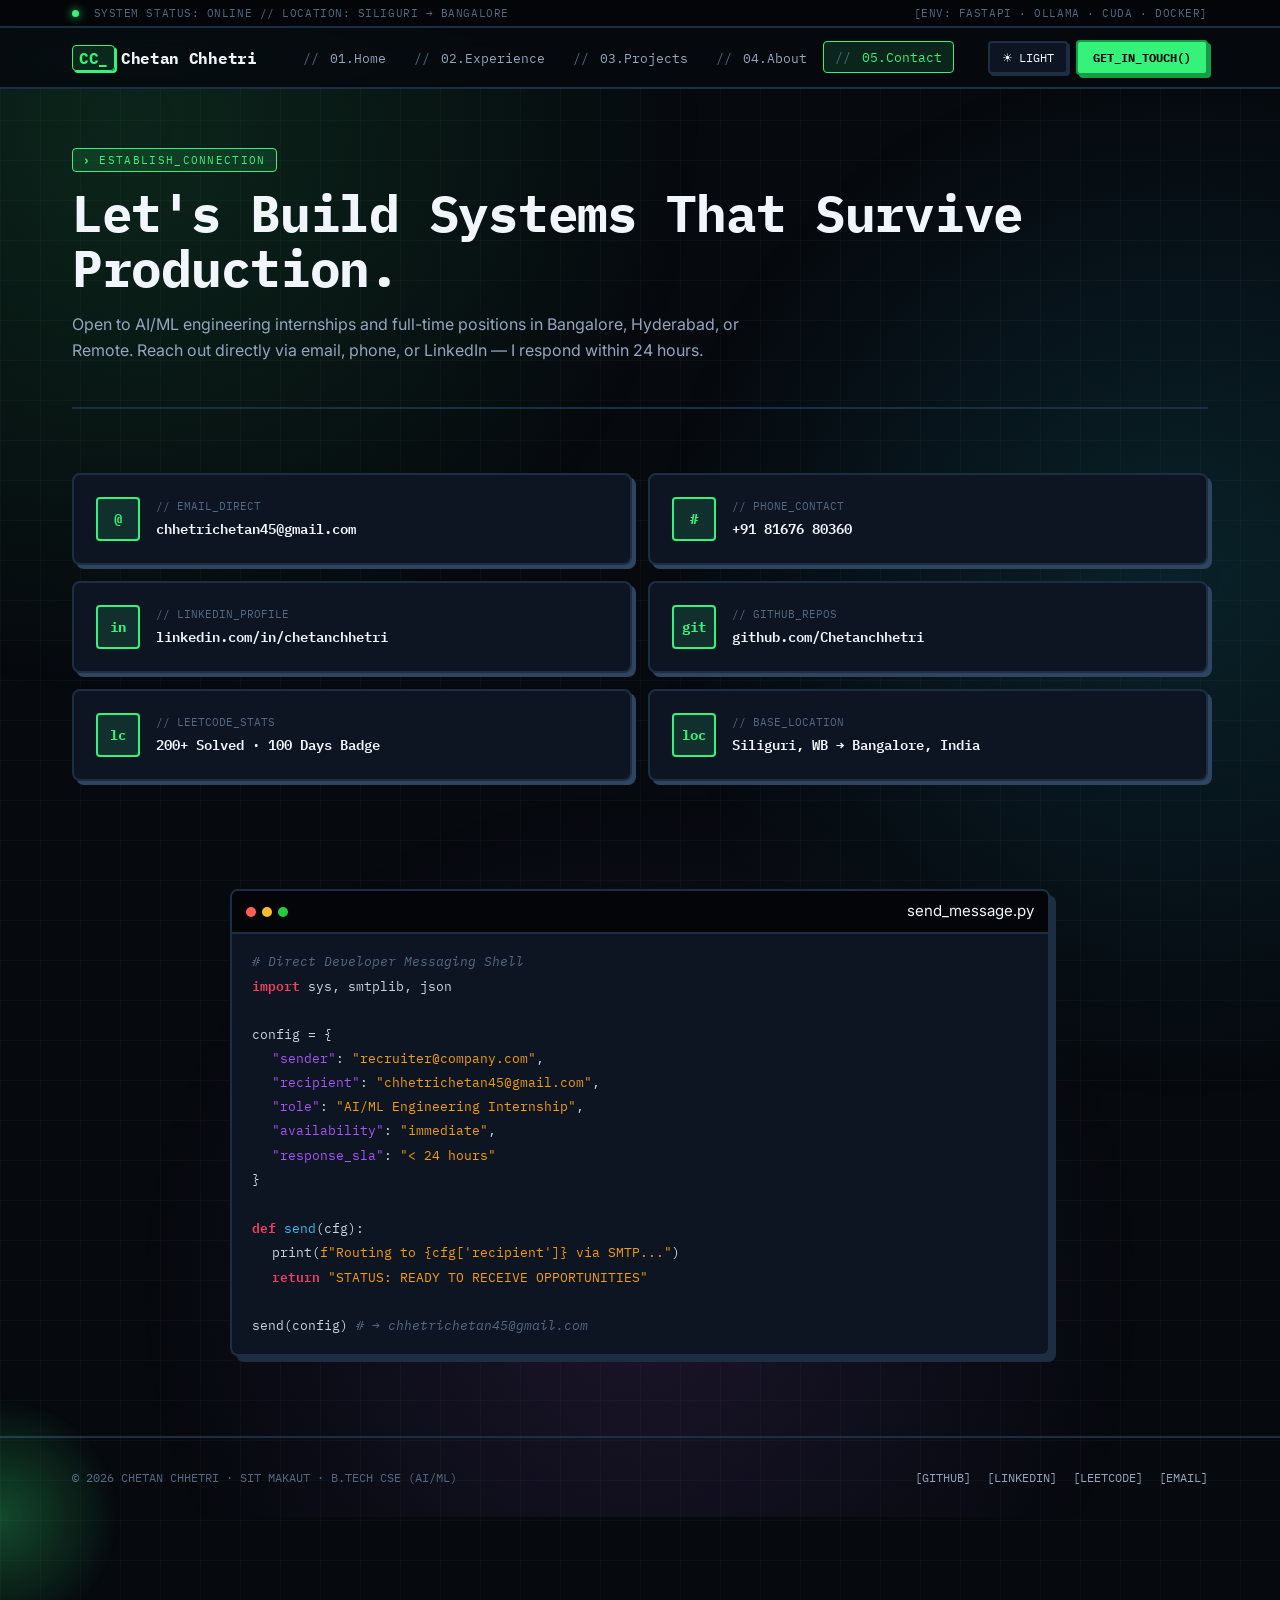
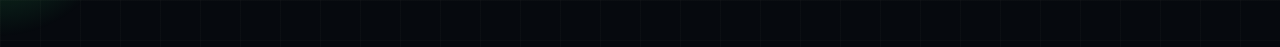
<file: contact.html>
<!DOCTYPE html>
<html lang="en" data-theme="dark">
<head>
<meta charset="UTF-8">
<meta name="viewport" content="width=device-width, initial-scale=1.0">
<title>Contact — Chetan Chhetri</title>
<link rel="preconnect" href="https://fonts.googleapis.com">
<link rel="preconnect" href="https://fonts.gstatic.com" crossorigin>
<link href="https://fonts.googleapis.com/css2?family=IBM+Plex+Mono:ital,wght@0,400;0,500;0,600;0,700;1,400&family=Inter:wght@400;500;600;700;800&display=swap" rel="stylesheet">
<link rel="stylesheet" href="styles.css">
<script>(function(){var t=localStorage.getItem('cc-theme')||'dark';document.documentElement.setAttribute('data-theme',t);})();</script>
</head>
<body>

<div class="top-status-bar">
  <div class="wrap status-content">
    <span><span class="pulse-dot"></span> SYSTEM STATUS: ONLINE // LOCATION: SILIGURI → BANGALORE</span>
    <span class="status-right">[ENV: FASTAPI · OLLAMA · CUDA · DOCKER]</span>
  </div>
</div>

<header class="site-header">
  <nav class="site-nav">
    <a href="index.html" class="brand"><span class="mark">CC_</span>Chetan Chhetri</a>
    <div class="nav-links">
      <a href="index.html"><span class="cmd">//</span> 01.Home</a>
      <a href="experience.html"><span class="cmd">//</span> 02.Experience</a>
      <a href="projects.html"><span class="cmd">//</span> 03.Projects</a>
      <a href="about.html"><span class="cmd">//</span> 04.About</a>
      <a href="contact.html" class="active"><span class="cmd">//</span> 05.Contact</a>
    </div>
    <div class="nav-right">
      <button class="theme-toggle"><span class="ti">☀</span><span class="tl">LIGHT</span></button>
      <a class="nav-cta" href="mailto:chhetrichetan45@gmail.com">GET_IN_TOUCH()</a>
      <button class="nav-toggle" aria-label="Menu"><span></span><span></span><span></span></button>
    </div>
  </nav>
</header>

<main>
  <div class="wrap">
    <div class="page-header">
      <div class="eyebrow">ESTABLISH_CONNECTION</div>
      <h1>Let's Build Systems That Survive Production.</h1>
      <p>Open to AI/ML engineering internships and full-time positions in Bangalore, Hyderabad, or Remote. Reach out directly via email, phone, or LinkedIn — I respond within 24 hours.</p>
    </div>
  </div>

  <div class="wrap">
    <section>
      <div class="contact-grid">
        <a class="contact-card" href="mailto:chhetrichetan45@gmail.com">
          <div class="ic">@</div>
          <div>
            <div class="lbl">// EMAIL_DIRECT</div>
            <div class="val">chhetrichetan45@gmail.com</div>
          </div>
        </a>

        <a class="contact-card" href="tel:+918167680360">
          <div class="ic">#</div>
          <div>
            <div class="lbl">// PHONE_CONTACT</div>
            <div class="val">+91 81676 80360</div>
          </div>
        </a>

        <a class="contact-card" href="https://linkedin.com/in/chetanchhetri" target="_blank" rel="noopener">
          <div class="ic">in</div>
          <div>
            <div class="lbl">// LINKEDIN_PROFILE</div>
            <div class="val">linkedin.com/in/chetanchhetri</div>
          </div>
        </a>

        <a class="contact-card" href="https://github.com/Chetanchhetri" target="_blank" rel="noopener">
          <div class="ic">git</div>
          <div>
            <div class="lbl">// GITHUB_REPOS</div>
            <div class="val">github.com/Chetanchhetri</div>
          </div>
        </a>

        <a class="contact-card" href="https://leetcode.com/u/2rPvyovowx" target="_blank" rel="noopener">
          <div class="ic">lc</div>
          <div>
            <div class="lbl">// LEETCODE_STATS</div>
            <div class="val">200+ Solved · 100 Days Badge</div>
          </div>
        </a>

        <div class="contact-card" style="cursor:default;">
          <div class="ic">loc</div>
          <div>
            <div class="lbl">// BASE_LOCATION</div>
            <div class="val">Siliguri, WB → Bangalore, India</div>
          </div>
        </div>
      </div>
    </section>

    <section style="padding-top:0; padding-bottom: 80px;">
      <div class="terminal-card" style="max-width:820px; margin:0 auto;">
        <div class="terminal-header">
          <div class="term-dots"><span class="t-red"></span><span class="t-yellow"></span><span class="t-green"></span></div>
          <span class="term-title">send_message.py</span>
        </div>
        <div class="terminal-body" style="font-size:13px; line-height:1.85;">
          <div><span class="c-comment"># Direct Developer Messaging Shell</span></div>
          <div><span class="c-keyword">import</span> sys, smtplib, json</div>
          <div>&nbsp;</div>
          <div>config = {</div>
          <div class="indent"><span class="c-type">"sender"</span>: <span class="c-val">"recruiter@company.com"</span>,</div>
          <div class="indent"><span class="c-type">"recipient"</span>: <span class="c-val">"chhetrichetan45@gmail.com"</span>,</div>
          <div class="indent"><span class="c-type">"role"</span>: <span class="c-val">"AI/ML Engineering Internship"</span>,</div>
          <div class="indent"><span class="c-type">"availability"</span>: <span class="c-val">"immediate"</span>,</div>
          <div class="indent"><span class="c-type">"response_sla"</span>: <span class="c-val">"&lt; 24 hours"</span></div>
          <div>}</div>
          <div>&nbsp;</div>
          <div><span class="c-keyword">def</span> <span class="c-func">send</span>(cfg):</div>
          <div class="indent">print(<span class="c-val">f"Routing to {cfg['recipient']} via SMTP..."</span>)</div>
          <div class="indent"><span class="c-keyword">return</span> <span class="c-val">"STATUS: READY TO RECEIVE OPPORTUNITIES"</span></div>
          <div>&nbsp;</div>
          <div>send(config) <span class="c-comment"># → chhetrichetan45@gmail.com</span></div>
        </div>
      </div>
    </section>
  </div>
</main>

<footer class="site-footer">
  <div class="wrap">
    <p>© 2026 CHETAN CHHETRI · SIT MAKAUT · B.TECH CSE (AI/ML)</p>
    <div class="footer-links">
      <a href="https://github.com/Chetanchhetri" target="_blank" rel="noopener">[GITHUB]</a>
      <a href="https://linkedin.com/in/chetanchhetri" target="_blank" rel="noopener">[LINKEDIN]</a>
      <a href="https://leetcode.com/u/2rPvyovowx" target="_blank" rel="noopener">[LEETCODE]</a>
      <a href="mailto:chhetrichetan45@gmail.com">[EMAIL]</a>
    </div>
  </div>
</footer>

<script src="script.js"></script>
</body>
</html>
</file>
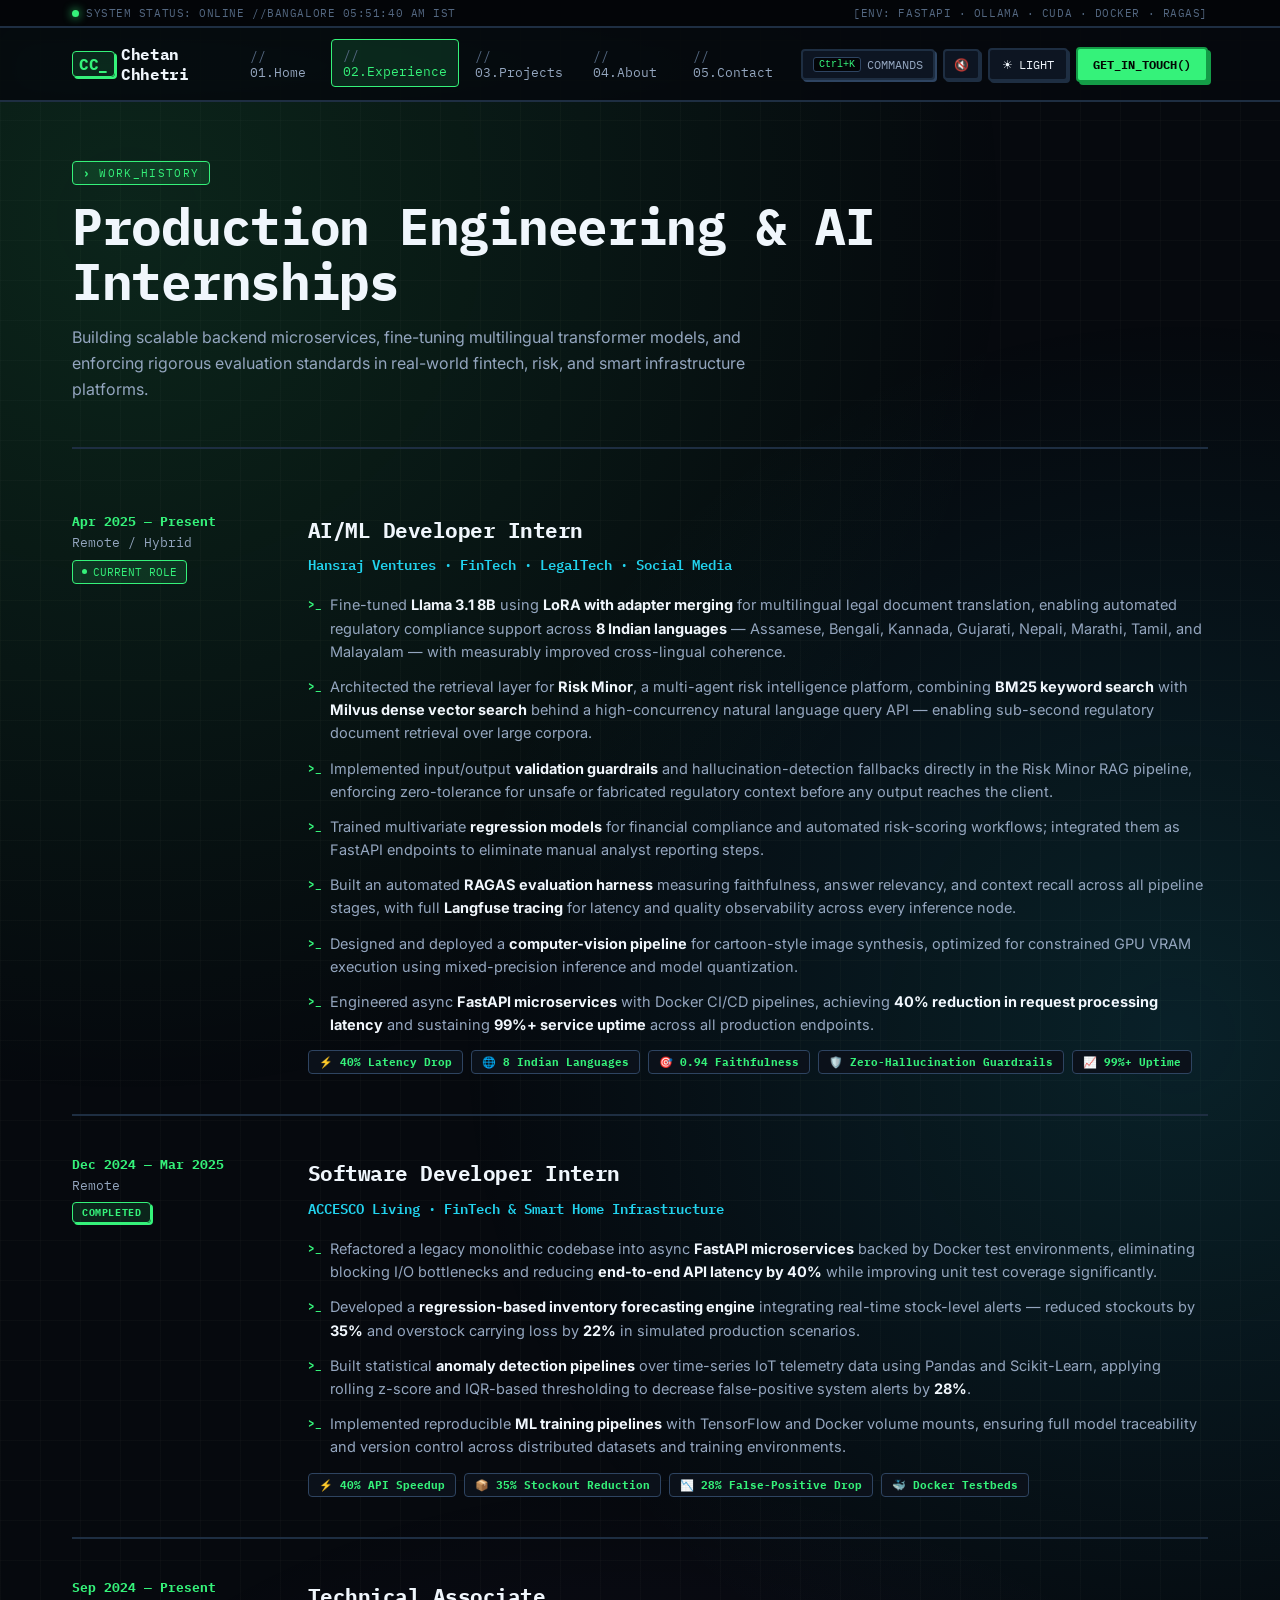
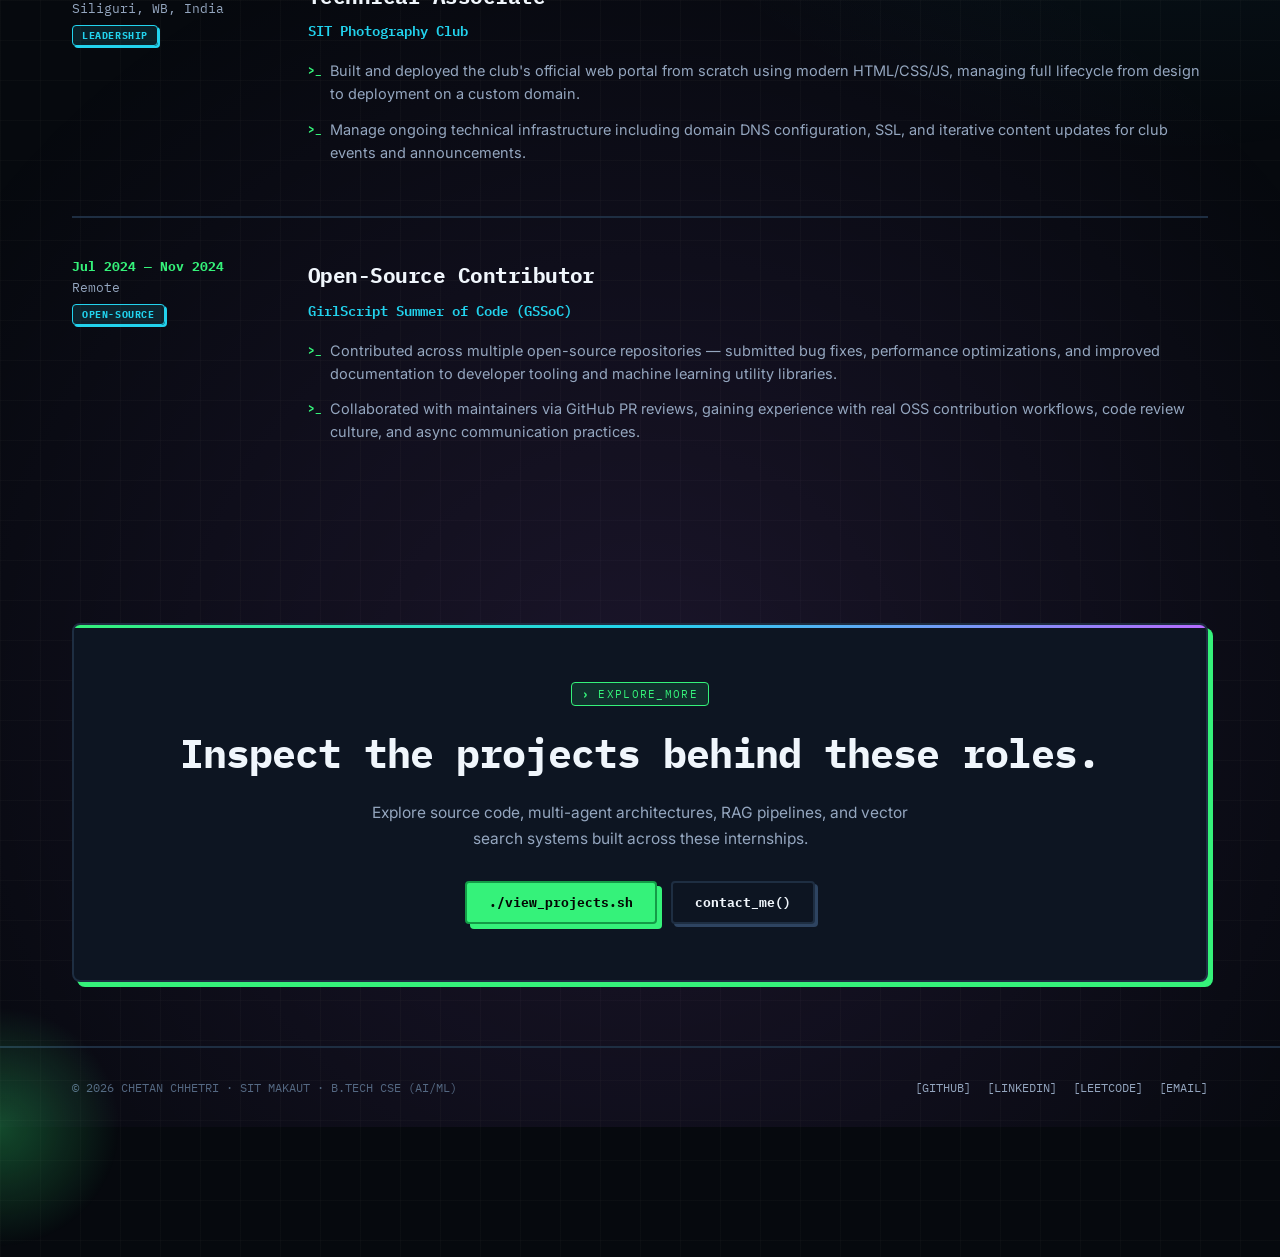
<file: experience.html>
<!DOCTYPE html>
<html lang="en" data-theme="dark">
<head>
<meta charset="UTF-8">
<meta name="viewport" content="width=device-width, initial-scale=1.0">
<title>Experience — Chetan Chhetri</title>
<link rel="preconnect" href="https://fonts.googleapis.com">
<link rel="preconnect" href="https://fonts.gstatic.com" crossorigin>
<link href="https://fonts.googleapis.com/css2?family=IBM+Plex+Mono:ital,wght@0,400;0,500;0,600;0,700;1,400&family=Inter:wght@400;500;600;700;800&display=swap" rel="stylesheet">
<link rel="stylesheet" href="styles.css">
<script>(function(){var t=localStorage.getItem('cc-theme')||'dark';document.documentElement.setAttribute('data-theme',t);})();</script>
</head>
<body>

<div class="top-status-bar">
  <div class="wrap status-content">
    <div class="status-left">
      <span class="pulse-dot"></span> SYSTEM STATUS: ONLINE // <span class="live-ist-clock">BANGALORE (IST)</span>
    </div>
    <span class="status-right">[ENV: FASTAPI · OLLAMA · CUDA · DOCKER · RAGAS]</span>
  </div>
</div>

<header class="site-header">
  <nav class="site-nav">
    <a href="index.html" class="brand"><span class="mark">CC_</span>Chetan Chhetri</a>
    <div class="nav-links">
      <a href="index.html"><span class="cmd">//</span> 01.Home</a>
      <a href="experience.html" class="active"><span class="cmd">//</span> 02.Experience</a>
      <a href="projects.html"><span class="cmd">//</span> 03.Projects</a>
      <a href="about.html"><span class="cmd">//</span> 04.About</a>
      <a href="contact.html"><span class="cmd">//</span> 05.Contact</a>
    </div>
    <div class="nav-right">
      <button class="nav-cmd-btn" title="Search commands, projects, and actions"><kbd>Ctrl+K</kbd> <span>COMMANDS</span></button>
      <button class="sound-toggle" title="Toggle audio feedback">🔇</button>
      <button class="theme-toggle"><span class="ti">☀</span><span class="tl">LIGHT</span></button>
      <a class="nav-cta" href="contact.html">GET_IN_TOUCH()</a>
      <button class="nav-toggle" aria-label="Menu"><span></span><span></span><span></span></button>
    </div>
  </nav>
</header>

<main>
  <div class="wrap">
    <div class="page-header">
      <div class="eyebrow">WORK_HISTORY</div>
      <h1>Production Engineering &amp; AI Internships</h1>
      <p>Building scalable backend microservices, fine-tuning multilingual transformer models, and enforcing rigorous evaluation standards in real-world fintech, risk, and smart infrastructure platforms.</p>
    </div>
  </div>

  <div class="wrap">
    <section class="timeline">

      <!-- Hansraj Ventures -->
      <div class="tl-item">
        <div class="tl-meta">
          <div class="period">Apr 2025 — Present</div>
          <div class="loc">Remote / Hybrid</div>
          <span class="tl-tag"><span class="dot"></span>CURRENT ROLE</span>
        </div>
        <div class="tl-body">
          <h3>AI/ML Developer Intern</h3>
          <div class="company">Hansraj Ventures · FinTech · LegalTech · Social Media</div>
          <ul>
            <li>Fine-tuned <b>Llama 3.1 8B</b> using <b>LoRA with adapter merging</b> for multilingual legal document translation, enabling automated regulatory compliance support across <b>8 Indian languages</b> — Assamese, Bengali, Kannada, Gujarati, Nepali, Marathi, Tamil, and Malayalam — with measurably improved cross-lingual coherence.</li>
            <li>Architected the retrieval layer for <b>Risk Minor</b>, a multi-agent risk intelligence platform, combining <b>BM25 keyword search</b> with <b>Milvus dense vector search</b> behind a high-concurrency natural language query API — enabling sub-second regulatory document retrieval over large corpora.</li>
            <li>Implemented input/output <b>validation guardrails</b> and hallucination-detection fallbacks directly in the Risk Minor RAG pipeline, enforcing zero-tolerance for unsafe or fabricated regulatory context before any output reaches the client.</li>
            <li>Trained multivariate <b>regression models</b> for financial compliance and automated risk-scoring workflows; integrated them as FastAPI endpoints to eliminate manual analyst reporting steps.</li>
            <li>Built an automated <b>RAGAS evaluation harness</b> measuring faithfulness, answer relevancy, and context recall across all pipeline stages, with full <b>Langfuse tracing</b> for latency and quality observability across every inference node.</li>
            <li>Designed and deployed a <b>computer-vision pipeline</b> for cartoon-style image synthesis, optimized for constrained GPU VRAM execution using mixed-precision inference and model quantization.</li>
            <li>Engineered async <b>FastAPI microservices</b> with Docker CI/CD pipelines, achieving <b>40% reduction in request processing latency</b> and sustaining <b>99%+ service uptime</b> across all production endpoints.</li>
          </ul>
          <div class="tl-metric-chips">
            <span class="tl-metric-chip">⚡ 40% Latency Drop</span>
            <span class="tl-metric-chip">🌐 8 Indian Languages</span>
            <span class="tl-metric-chip">🎯 0.94 Faithfulness</span>
            <span class="tl-metric-chip">🛡️ Zero-Hallucination Guardrails</span>
            <span class="tl-metric-chip">📈 99%+ Uptime</span>
          </div>
        </div>
      </div>

      <!-- ACCESCO Living -->
      <div class="tl-item">
        <div class="tl-meta">
          <div class="period">Dec 2024 — Mar 2025</div>
          <div class="loc">Remote</div>
          <span class="badge prod" style="margin-top:10px;">COMPLETED</span>
        </div>
        <div class="tl-body">
          <h3>Software Developer Intern</h3>
          <div class="company">ACCESCO Living · FinTech &amp; Smart Home Infrastructure</div>
          <ul>
            <li>Refactored a legacy monolithic codebase into async <b>FastAPI microservices</b> backed by Docker test environments, eliminating blocking I/O bottlenecks and reducing <b>end-to-end API latency by 40%</b> while improving unit test coverage significantly.</li>
            <li>Developed a <b>regression-based inventory forecasting engine</b> integrating real-time stock-level alerts — reduced stockouts by <b>35%</b> and overstock carrying loss by <b>22%</b> in simulated production scenarios.</li>
            <li>Built statistical <b>anomaly detection pipelines</b> over time-series IoT telemetry data using Pandas and Scikit-Learn, applying rolling z-score and IQR-based thresholding to decrease false-positive system alerts by <b>28%</b>.</li>
            <li>Implemented reproducible <b>ML training pipelines</b> with TensorFlow and Docker volume mounts, ensuring full model traceability and version control across distributed datasets and training environments.</li>
          </ul>
          <div class="tl-metric-chips">
            <span class="tl-metric-chip">⚡ 40% API Speedup</span>
            <span class="tl-metric-chip">📦 35% Stockout Reduction</span>
            <span class="tl-metric-chip">📉 28% False-Positive Drop</span>
            <span class="tl-metric-chip">🐳 Docker Testbeds</span>
          </div>
        </div>
      </div>

      <!-- SIT Photography Club -->
      <div class="tl-item">
        <div class="tl-meta">
          <div class="period">Sep 2024 — Present</div>
          <div class="loc">Siliguri, WB, India</div>
          <span class="badge oss" style="margin-top:10px;">LEADERSHIP</span>
        </div>
        <div class="tl-body">
          <h3>Technical Associate</h3>
          <div class="company">SIT Photography Club</div>
          <ul>
            <li>Built and deployed the club's official web portal from scratch using modern HTML/CSS/JS, managing full lifecycle from design to deployment on a custom domain.</li>
            <li>Manage ongoing technical infrastructure including domain DNS configuration, SSL, and iterative content updates for club events and announcements.</li>
          </ul>
        </div>
      </div>

      <!-- GSSoC -->
      <div class="tl-item">
        <div class="tl-meta">
          <div class="period">Jul 2024 — Nov 2024</div>
          <div class="loc">Remote</div>
          <span class="badge oss" style="margin-top:10px;">OPEN-SOURCE</span>
        </div>
        <div class="tl-body">
          <h3>Open-Source Contributor</h3>
          <div class="company">GirlScript Summer of Code (GSSoC)</div>
          <ul>
            <li>Contributed across multiple open-source repositories — submitted bug fixes, performance optimizations, and improved documentation to developer tooling and machine learning utility libraries.</li>
            <li>Collaborated with maintainers via GitHub PR reviews, gaining experience with real OSS contribution workflows, code review culture, and async communication practices.</li>
          </ul>
        </div>
      </div>

    </section>
  </div>

  <div class="wrap">
    <section>
      <div class="cta-banner">
        <div class="eyebrow">EXPLORE_MORE</div>
        <h2>Inspect the projects behind these roles.</h2>
        <p>Explore source code, multi-agent architectures, RAG pipelines, and vector search systems built across these internships.</p>
        <div class="cta-actions">
          <a class="btn btn-primary" href="projects.html">./view_projects.sh</a>
          <a class="btn btn-outline" href="contact.html">contact_me()</a>
        </div>
      </div>
    </section>
  </div>
</main>

<footer class="site-footer">
  <div class="wrap">
    <p>© 2026 CHETAN CHHETRI · SIT MAKAUT · B.TECH CSE (AI/ML)</p>
    <div class="footer-links">
      <a href="https://github.com/Chetanchhetri" target="_blank" rel="noopener">[GITHUB]</a>
      <a href="https://linkedin.com/in/chetanchhetri" target="_blank" rel="noopener">[LINKEDIN]</a>
      <a href="https://leetcode.com/u/2rPvyovowx" target="_blank" rel="noopener">[LEETCODE]</a>
      <a href="mailto:chhetrichetan45@gmail.com">[EMAIL]</a>
    </div>
  </div>
</footer>

<!-- Global Command Palette Modal (Ctrl+K) -->
<div class="cmd-palette-backdrop">
  <div class="cmd-palette">
    <div class="cmd-search-header">
      <span style="color:var(--accent);font-weight:900;">›</span>
      <input type="text" class="cmd-search-input" placeholder="Type a command or jump to project..." autocomplete="off">
      <span class="cmd-kbd-badge">ESC to close</span>
    </div>
    <div class="cmd-results">
      <div class="cmd-group-title">Navigation</div>
      <div class="cmd-item" data-href="index.html"><div class="cmd-item-label"><span>🏠</span> 01. Home Overview</div><span class="cmd-item-tag">Page</span></div>
      <div class="cmd-item" data-href="experience.html"><div class="cmd-item-label"><span>💼</span> 02. Experience &amp; Internships</div><span class="cmd-item-tag">Page</span></div>
      <div class="cmd-item" data-href="projects.html"><div class="cmd-item-label"><span>🚀</span> 03. Projects (12 Systems)</div><span class="cmd-item-tag">Page</span></div>
      <div class="cmd-item" data-href="about.html"><div class="cmd-item-label"><span>👤</span> 04. About &amp; Tech Stack</div><span class="cmd-item-tag">Page</span></div>
      <div class="cmd-item" data-href="contact.html"><div class="cmd-item-label"><span>✉️</span> 05. Contact &amp; IDE Shell</div><span class="cmd-item-tag">Page</span></div>

      <div class="cmd-group-title">Featured Systems</div>
      <div class="cmd-item" data-href="projects.html#risk-minor"><div class="cmd-item-label"><span>⚡</span> Risk Minor (Milvus + LoRA Llama 3.1)</div><span class="cmd-item-tag">RAG</span></div>
      <div class="cmd-item" data-href="projects.html#astraroute"><div class="cmd-item-label"><span>🗺️</span> AstraRoute Navigation Engine (OSRM + Scrapling)</div><span class="cmd-item-tag">Infra</span></div>
      <div class="cmd-item" data-href="projects.html#blur-detector"><div class="cmd-item-label"><span>👁️</span> AI Blur &amp; Quality Detector (OpenCV API)</div><span class="cmd-item-tag">Vision</span></div>
      <div class="cmd-item" data-href="projects.html#airbus-fcom"><div class="cmd-item-label"><span>✈️</span> Airbus FCOM Precision QA Engine</div><span class="cmd-item-tag">RAG</span></div>

      <div class="cmd-group-title">Quick Actions</div>
      <div class="cmd-item" data-action="theme"><div class="cmd-item-label"><span>◐</span> Toggle Theme (Dark / Light)</div><span class="cmd-item-tag">Action</span></div>
      <div class="cmd-item" data-action="copy-email"><div class="cmd-item-label"><span>📋</span> Copy Email (chhetrichetan45@gmail.com)</div><span class="cmd-item-tag">Clipboard</span></div>
      <div class="cmd-item" data-action="audio"><div class="cmd-item-label"><span>🔊</span> Toggle Audio FX Sounds</div><span class="cmd-item-tag">Setting</span></div>
    </div>
  </div>
</div>

<!-- Back to Top Button -->
<button class="back-to-top" title="Scroll back to top" aria-label="Back to top">▲</button>

<script src="script.js"></script>
</body>
</html>
</file>
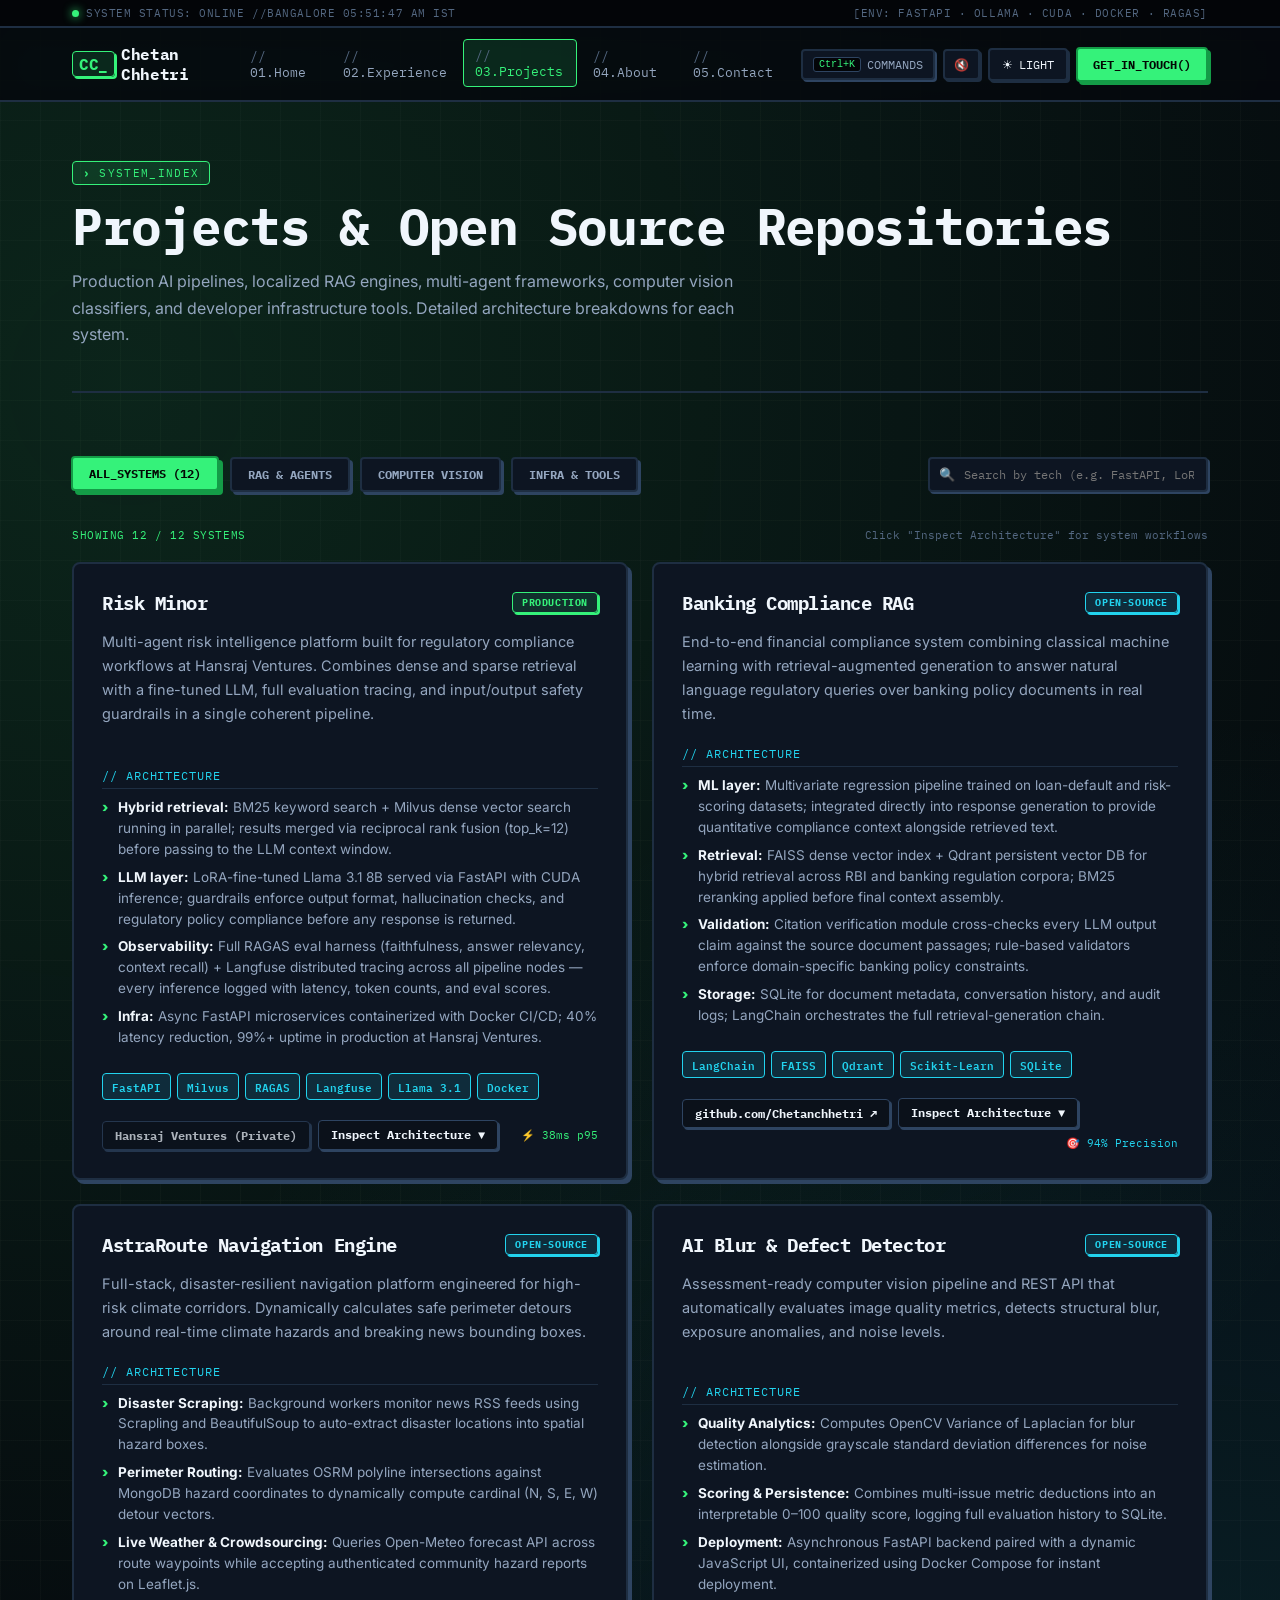
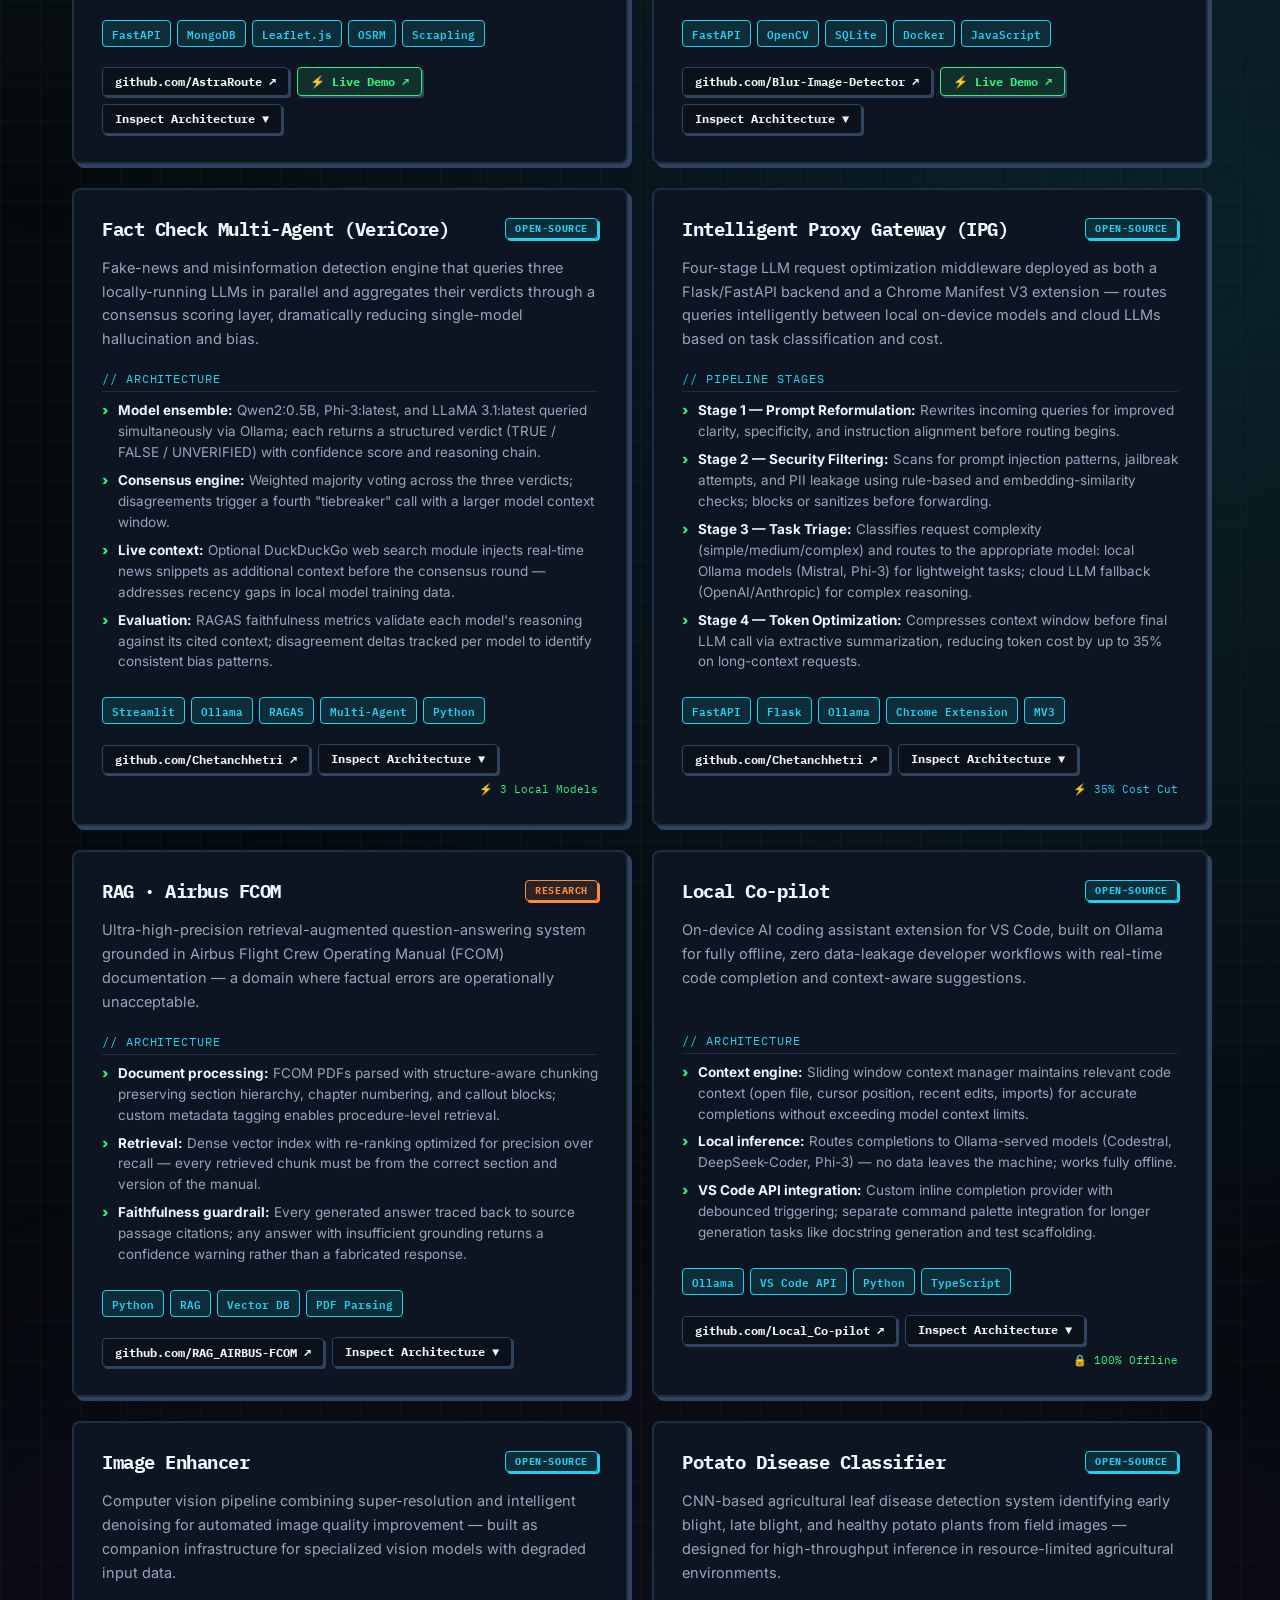
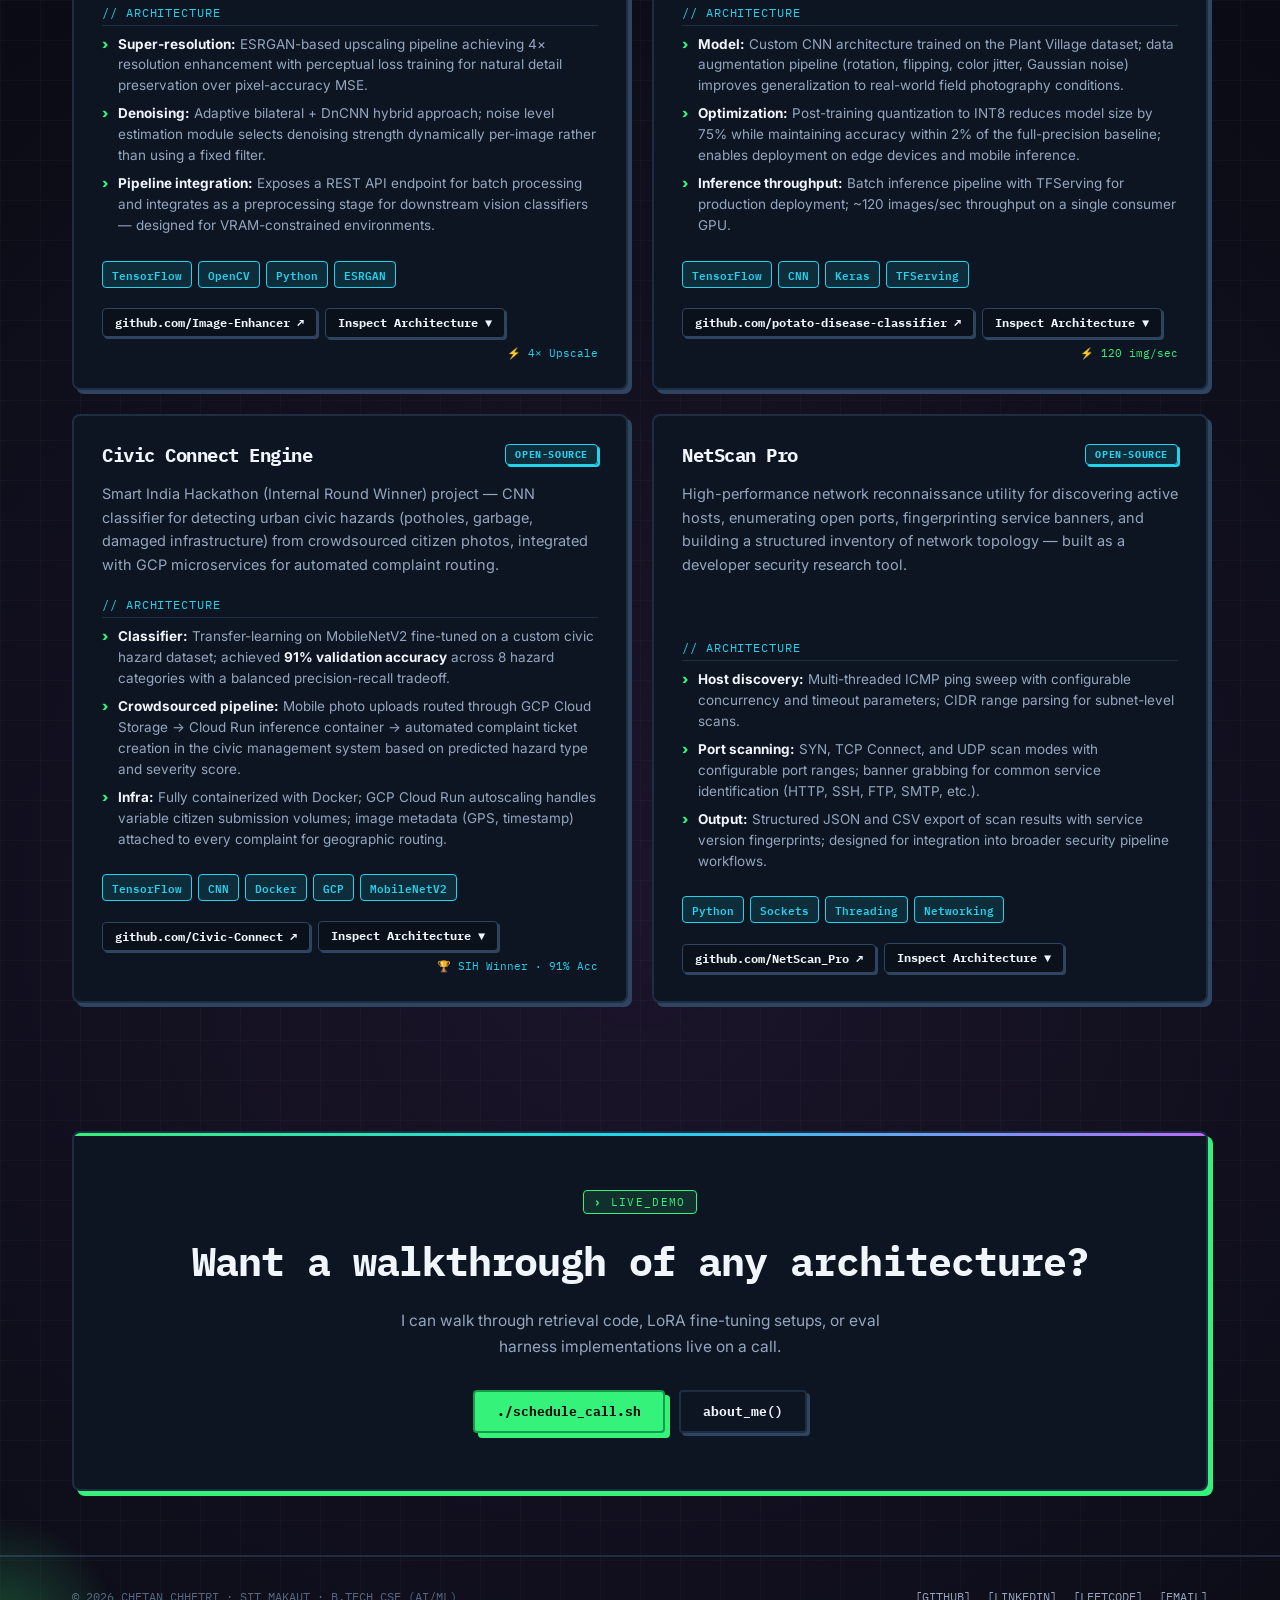
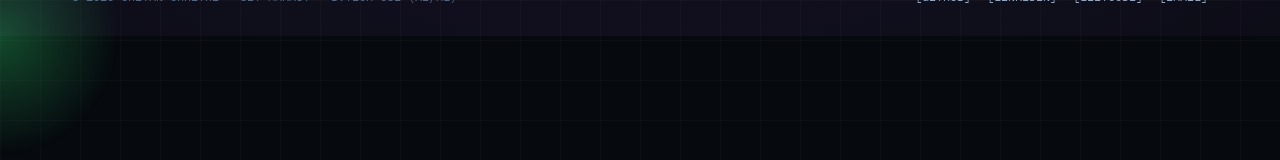
<file: projects.html>
<!DOCTYPE html>
<html lang="en" data-theme="dark">
<head>
<meta charset="UTF-8">
<meta name="viewport" content="width=device-width, initial-scale=1.0">
<title>Projects — Chetan Chhetri</title>
<link rel="preconnect" href="https://fonts.googleapis.com">
<link rel="preconnect" href="https://fonts.gstatic.com" crossorigin>
<link href="https://fonts.googleapis.com/css2?family=IBM+Plex+Mono:ital,wght@0,400;0,500;0,600;0,700;1,400&family=Inter:wght@400;500;600;700;800&display=swap" rel="stylesheet">
<link rel="stylesheet" href="styles.css">
<script>(function(){var t=localStorage.getItem('cc-theme')||'dark';document.documentElement.setAttribute('data-theme',t);})();</script>
</head>
<body>

<div class="top-status-bar">
  <div class="wrap status-content">
    <div class="status-left">
      <span class="pulse-dot"></span> SYSTEM STATUS: ONLINE // <span class="live-ist-clock">BANGALORE (IST)</span>
    </div>
    <span class="status-right">[ENV: FASTAPI · OLLAMA · CUDA · DOCKER · RAGAS]</span>
  </div>
</div>

<header class="site-header">
  <nav class="site-nav">
    <a href="index.html" class="brand"><span class="mark">CC_</span>Chetan Chhetri</a>
    <div class="nav-links">
      <a href="index.html"><span class="cmd">//</span> 01.Home</a>
      <a href="experience.html"><span class="cmd">//</span> 02.Experience</a>
      <a href="projects.html" class="active"><span class="cmd">//</span> 03.Projects</a>
      <a href="about.html"><span class="cmd">//</span> 04.About</a>
      <a href="contact.html"><span class="cmd">//</span> 05.Contact</a>
    </div>
    <div class="nav-right">
      <button class="nav-cmd-btn" title="Search commands, projects, and actions"><kbd>Ctrl+K</kbd> <span>COMMANDS</span></button>
      <button class="sound-toggle" title="Toggle audio feedback">🔇</button>
      <button class="theme-toggle"><span class="ti">☀</span><span class="tl">LIGHT</span></button>
      <a class="nav-cta" href="contact.html">GET_IN_TOUCH()</a>
      <button class="nav-toggle" aria-label="Menu"><span></span><span></span><span></span></button>
    </div>
  </nav>
</header>

<main>
  <div class="wrap">
    <div class="page-header">
      <div class="eyebrow">SYSTEM_INDEX</div>
      <h1>Projects &amp; Open Source Repositories</h1>
      <p>Production AI pipelines, localized RAG engines, multi-agent frameworks, computer vision classifiers, and developer infrastructure tools. Detailed architecture breakdowns for each system.</p>
    </div>
  </div>

  <div class="wrap">
    <section>
      <div class="filter-search-container">
        <div class="filter-row">
          <button class="filter-btn active" data-filter="all">ALL_SYSTEMS (12)</button>
          <button class="filter-btn" data-filter="rag">RAG &amp; AGENTS</button>
          <button class="filter-btn" data-filter="vision">COMPUTER VISION</button>
          <button class="filter-btn" data-filter="infra">INFRA &amp; TOOLS</button>
        </div>

        <div class="proj-search-wrap">
          <span class="proj-search-icon">🔍</span>
          <input type="text" class="proj-search-input" placeholder="Search by tech (e.g. FastAPI, LoRA, OpenCV)..." autocomplete="off">
        </div>
      </div>

      <div style="margin-bottom: 20px; display: flex; justify-content: space-between; align-items: center;">
        <span class="proj-count-label" style="font: 11px var(--mono); color: var(--accent); letter-spacing: 0.05em;">SHOWING 12 / 12 SYSTEMS</span>
        <span style="font: 11px var(--mono); color: var(--ink-faint);">Click "Inspect Architecture" for system workflows</span>
      </div>

      <div class="proj-grid">

        <!-- Risk Minor -->
        <div class="card" id="risk-minor" data-category="rag">
          <div class="card-top">
            <h3>Risk Minor</h3>
            <span class="badge prod">PRODUCTION</span>
          </div>
          <p>Multi-agent risk intelligence platform built for regulatory compliance workflows at Hansraj Ventures. Combines dense and sparse retrieval with a fine-tuned LLM, full evaluation tracing, and input/output safety guardrails in a single coherent pipeline.</p>
          <div class="proj-details">
            <h4>// Architecture</h4>
            <ul>
              <li><b>Hybrid retrieval:</b> BM25 keyword search + Milvus dense vector search running in parallel; results merged via reciprocal rank fusion (top_k=12) before passing to the LLM context window.</li>
              <li><b>LLM layer:</b> LoRA-fine-tuned Llama 3.1 8B served via FastAPI with CUDA inference; guardrails enforce output format, hallucination checks, and regulatory policy compliance before any response is returned.</li>
              <li><b>Observability:</b> Full RAGAS eval harness (faithfulness, answer relevancy, context recall) + Langfuse distributed tracing across all pipeline nodes — every inference logged with latency, token counts, and eval scores.</li>
              <li><b>Infra:</b> Async FastAPI microservices containerized with Docker CI/CD; 40% latency reduction, 99%+ uptime in production at Hansraj Ventures.</li>
            </ul>
          </div>
          <div class="chip-row">
            <span class="chip">FastAPI</span><span class="chip">Milvus</span><span class="chip">RAGAS</span><span class="chip">Langfuse</span><span class="chip">Llama 3.1</span><span class="chip">Docker</span>
          </div>
          <div class="card-action-bar">
            <span class="card-link" style="cursor:default; opacity:0.7;">Hansraj Ventures (Private)</span>
            <button class="card-action-btn toggle-arch-btn">Inspect Architecture ▼</button>
            <span style="font: 11px var(--mono); color: var(--accent); margin-left: auto;">⚡ 38ms p95</span>
          </div>
          <div class="arch-drawer">
            <div class="arch-step-row"><span class="arch-step-num">01.</span> User Query → FastAPI Async Handler</div>
            <div class="arch-step-row"><span class="arch-step-num">02.</span> BM25 Sparse + Milvus Dense Vector Search (Parallel)</div>
            <div class="arch-step-row"><span class="arch-step-num">03.</span> Reciprocal Rank Fusion (RRF top_k=12)</div>
            <div class="arch-step-row"><span class="arch-step-num">04.</span> LoRA-adapted Llama 3.1 8B CUDA Generation</div>
            <div class="arch-step-row"><span class="arch-step-num">05.</span> RAGAS Verification (0.94 Faithfulness) → Langfuse Trace</div>
          </div>
        </div>

        <!-- Banking Compliance RAG -->
        <div class="card" id="banking-rag" data-category="rag">
          <div class="card-top">
            <h3>Banking Compliance RAG</h3>
            <span class="badge oss">OPEN-SOURCE</span>
          </div>
          <p>End-to-end financial compliance system combining classical machine learning with retrieval-augmented generation to answer natural language regulatory queries over banking policy documents in real time.</p>
          <div class="proj-details">
            <h4>// Architecture</h4>
            <ul>
              <li><b>ML layer:</b> Multivariate regression pipeline trained on loan-default and risk-scoring datasets; integrated directly into response generation to provide quantitative compliance context alongside retrieved text.</li>
              <li><b>Retrieval:</b> FAISS dense vector index + Qdrant persistent vector DB for hybrid retrieval across RBI and banking regulation corpora; BM25 reranking applied before final context assembly.</li>
              <li><b>Validation:</b> Citation verification module cross-checks every LLM output claim against the source document passages; rule-based validators enforce domain-specific banking policy constraints.</li>
              <li><b>Storage:</b> SQLite for document metadata, conversation history, and audit logs; LangChain orchestrates the full retrieval-generation chain.</li>
            </ul>
          </div>
          <div class="chip-row">
            <span class="chip">LangChain</span><span class="chip">FAISS</span><span class="chip">Qdrant</span><span class="chip">Scikit-Learn</span><span class="chip">SQLite</span>
          </div>
          <div class="card-action-bar">
            <a class="card-link" href="https://github.com/Chetanchhetri" target="_blank" rel="noopener">github.com/Chetanchhetri ↗</a>
            <button class="card-action-btn toggle-arch-btn">Inspect Architecture ▼</button>
            <span style="font: 11px var(--mono); color: var(--cyan); margin-left: auto;">🎯 94% Precision</span>
          </div>
          <div class="arch-drawer">
            <div class="arch-step-row"><span class="arch-step-num">01.</span> RBI Circular &amp; Loan Dataset Ingestion</div>
            <div class="arch-step-row"><span class="arch-step-num">02.</span> FAISS + Qdrant Hybrid Index Search</div>
            <div class="arch-step-row"><span class="arch-step-num">03.</span> Multivariate Risk Regression Scoring</div>
            <div class="arch-step-row"><span class="arch-step-num">04.</span> Citation Grounding &amp; Policy Validation</div>
          </div>
        </div>

        <!-- AstraRoute Card -->
        <div class="card" id="astraroute" data-category="infra">
          <div class="card-top">
            <h3>AstraRoute Navigation Engine</h3>
            <span class="badge oss">OPEN-SOURCE</span>
          </div>
          <p>Full-stack, disaster-resilient navigation platform engineered for high-risk climate corridors. Dynamically calculates safe perimeter detours around real-time climate hazards and breaking news bounding boxes.</p>
          <div class="proj-details">
            <h4>// Architecture</h4>
            <ul>
              <li><b>Disaster Scraping:</b> Background workers monitor news RSS feeds using Scrapling and BeautifulSoup to auto-extract disaster locations into spatial hazard boxes.</li>
              <li><b>Perimeter Routing:</b> Evaluates OSRM polyline intersections against MongoDB hazard coordinates to dynamically compute cardinal (N, S, E, W) detour vectors.</li>
              <li><b>Live Weather &amp; Crowdsourcing:</b> Queries Open-Meteo forecast API across route waypoints while accepting authenticated community hazard reports on Leaflet.js.</li>
            </ul>
          </div>
          <div class="chip-row">
            <span class="chip">FastAPI</span><span class="chip">MongoDB</span><span class="chip">Leaflet.js</span><span class="chip">OSRM</span><span class="chip">Scrapling</span>
          </div>
          <div class="card-action-bar">
            <a class="card-link" href="https://github.com/Chetanchhetri/AstraRoute" target="_blank" rel="noopener">github.com/AstraRoute ↗</a>
            <a class="card-action-btn live-pill" href="https://astraroute-1.onrender.com/app/home.html" target="_blank" rel="noopener">⚡ Live Demo ↗</a>
            <button class="card-action-btn toggle-arch-btn">Inspect Architecture ▼</button>
          </div>
          <div class="arch-drawer">
            <div class="arch-step-row"><span class="arch-step-num">01.</span> Scrapling Disaster News Scraper → Bounding Box Parser</div>
            <div class="arch-step-row"><span class="arch-step-num">02.</span> MongoDB Geospatial Index Query</div>
            <div class="arch-step-row"><span class="arch-step-num">03.</span> OSRM Waypoint Intersection &amp; Perimeter Vector Calculation</div>
            <div class="arch-step-row"><span class="arch-step-num">04.</span> Leaflet.js Real-time Render + Open-Meteo Alerts</div>
          </div>
        </div>

        <!-- Blur Image Detector Card -->
        <div class="card" id="blur-detector" data-category="vision">
          <div class="card-top">
            <h3>AI Blur &amp; Defect Detector</h3>
            <span class="badge oss">OPEN-SOURCE</span>
          </div>
          <p>Assessment-ready computer vision pipeline and REST API that automatically evaluates image quality metrics, detects structural blur, exposure anomalies, and noise levels.</p>
          <div class="proj-details">
            <h4>// Architecture</h4>
            <ul>
              <li><b>Quality Analytics:</b> Computes OpenCV Variance of Laplacian for blur detection alongside grayscale standard deviation differences for noise estimation.</li>
              <li><b>Scoring &amp; Persistence:</b> Combines multi-issue metric deductions into an interpretable 0–100 quality score, logging full evaluation history to SQLite.</li>
              <li><b>Deployment:</b> Asynchronous FastAPI backend paired with a dynamic JavaScript UI, containerized using Docker Compose for instant deployment.</li>
            </ul>
          </div>
          <div class="chip-row">
            <span class="chip">FastAPI</span><span class="chip">OpenCV</span><span class="chip">SQLite</span><span class="chip">Docker</span><span class="chip">JavaScript</span>
          </div>
          <div class="card-action-bar">
            <a class="card-link" href="https://github.com/Chetanchhetri/Blur-Image-Detector" target="_blank" rel="noopener">github.com/Blur-Image-Detector ↗</a>
            <a class="card-action-btn live-pill" href="https://blur-image-detector.onrender.com/" target="_blank" rel="noopener">⚡ Live Demo ↗</a>
            <button class="card-action-btn toggle-arch-btn">Inspect Architecture ▼</button>
          </div>
          <div class="arch-drawer">
            <div class="arch-step-row"><span class="arch-step-num">01.</span> Image Upload → Stream Buffer Validation</div>
            <div class="arch-step-row"><span class="arch-step-num">02.</span> OpenCV Laplacian Variance + FFT Frequency Analysis</div>
            <div class="arch-step-row"><span class="arch-step-num">03.</span> Multi-Metric Penalty Matrix → 0-100 Quality Score</div>
            <div class="arch-step-row"><span class="arch-step-num">04.</span> SQLite Audit Log &amp; JSON API Response</div>
          </div>
        </div>
        <!-- Fact Check Multi-Agent -->
        <div class="card" id="fact-check" data-category="rag">
          <div class="card-top">
            <h3>Fact Check Multi-Agent (VeriCore)</h3>
            <span class="badge oss">OPEN-SOURCE</span>
          </div>
          <p>Fake-news and misinformation detection engine that queries three locally-running LLMs in parallel and aggregates their verdicts through a consensus scoring layer, dramatically reducing single-model hallucination and bias.</p>
          <div class="proj-details">
            <h4>// Architecture</h4>
            <ul>
              <li><b>Model ensemble:</b> Qwen2:0.5B, Phi-3:latest, and LLaMA 3.1:latest queried simultaneously via Ollama; each returns a structured verdict (TRUE / FALSE / UNVERIFIED) with confidence score and reasoning chain.</li>
              <li><b>Consensus engine:</b> Weighted majority voting across the three verdicts; disagreements trigger a fourth "tiebreaker" call with a larger model context window.</li>
              <li><b>Live context:</b> Optional DuckDuckGo web search module injects real-time news snippets as additional context before the consensus round — addresses recency gaps in local model training data.</li>
              <li><b>Evaluation:</b> RAGAS faithfulness metrics validate each model's reasoning against its cited context; disagreement deltas tracked per model to identify consistent bias patterns.</li>
            </ul>
          </div>
          <div class="chip-row">
            <span class="chip">Streamlit</span><span class="chip">Ollama</span><span class="chip">RAGAS</span><span class="chip">Multi-Agent</span><span class="chip">Python</span>
          </div>
          <div class="card-action-bar">
            <a class="card-link" href="https://github.com/Chetanchhetri" target="_blank" rel="noopener">github.com/Chetanchhetri ↗</a>
            <button class="card-action-btn toggle-arch-btn">Inspect Architecture ▼</button>
            <span style="font: 11px var(--mono); color: var(--accent); margin-left: auto;">⚡ 3 Local Models</span>
          </div>
          <div class="arch-drawer">
            <div class="arch-step-row"><span class="arch-step-num">01.</span> User Claim Input → DuckDuckGo Live News Context Fetch</div>
            <div class="arch-step-row"><span class="arch-step-num">02.</span> Async Query to Qwen2 + Phi-3 + LLaMA 3.1 (Ollama)</div>
            <div class="arch-step-row"><span class="arch-step-num">03.</span> Weighted Consensus Voting &amp; Reasoning Aggregator</div>
            <div class="arch-step-row"><span class="arch-step-num">04.</span> RAGAS Grounding Verification &amp; Final Confidence Score</div>
          </div>
        </div>

        <!-- Intelligent Proxy Gateway -->
        <div class="card" id="proxy-gateway" data-category="infra">
          <div class="card-top">
            <h3>Intelligent Proxy Gateway (IPG)</h3>
            <span class="badge oss">OPEN-SOURCE</span>
          </div>
          <p>Four-stage LLM request optimization middleware deployed as both a Flask/FastAPI backend and a Chrome Manifest V3 extension — routes queries intelligently between local on-device models and cloud LLMs based on task classification and cost.</p>
          <div class="proj-details">
            <h4>// Pipeline Stages</h4>
            <ul>
              <li><b>Stage 1 — Prompt Reformulation:</b> Rewrites incoming queries for improved clarity, specificity, and instruction alignment before routing begins.</li>
              <li><b>Stage 2 — Security Filtering:</b> Scans for prompt injection patterns, jailbreak attempts, and PII leakage using rule-based and embedding-similarity checks; blocks or sanitizes before forwarding.</li>
              <li><b>Stage 3 — Task Triage:</b> Classifies request complexity (simple/medium/complex) and routes to the appropriate model: local Ollama models (Mistral, Phi-3) for lightweight tasks; cloud LLM fallback (OpenAI/Anthropic) for complex reasoning.</li>
              <li><b>Stage 4 — Token Optimization:</b> Compresses context window before final LLM call via extractive summarization, reducing token cost by up to 35% on long-context requests.</li>
            </ul>
          </div>
          <div class="chip-row">
            <span class="chip">FastAPI</span><span class="chip">Flask</span><span class="chip">Ollama</span><span class="chip">Chrome Extension</span><span class="chip">MV3</span>
          </div>
          <div class="card-action-bar">
            <a class="card-link" href="https://github.com/Chetanchhetri" target="_blank" rel="noopener">github.com/Chetanchhetri ↗</a>
            <button class="card-action-btn toggle-arch-btn">Inspect Architecture ▼</button>
            <span style="font: 11px var(--mono); color: var(--cyan); margin-left: auto;">⚡ 35% Cost Cut</span>
          </div>
          <div class="arch-drawer">
            <div class="arch-step-row"><span class="arch-step-num">01.</span> Prompt Reformulation &amp; Instruction Sanitization</div>
            <div class="arch-step-row"><span class="arch-step-num">02.</span> Injection &amp; PII Scanning (Cosine Guardrail)</div>
            <div class="arch-step-row"><span class="arch-step-num">03.</span> Complexity Triage: Local Ollama vs Cloud Fallback</div>
            <div class="arch-step-row"><span class="arch-step-num">04.</span> Token Compression &amp; Response Cache Hit</div>
          </div>
        </div>

        <!-- RAG Airbus FCOM -->
        <div class="card" id="airbus-fcom" data-category="rag">
          <div class="card-top">
            <h3>RAG · Airbus FCOM</h3>
            <span class="badge research">RESEARCH</span>
          </div>
          <p>Ultra-high-precision retrieval-augmented question-answering system grounded in Airbus Flight Crew Operating Manual (FCOM) documentation — a domain where factual errors are operationally unacceptable.</p>
          <div class="proj-details">
            <h4>// Architecture</h4>
            <ul>
              <li><b>Document processing:</b> FCOM PDFs parsed with structure-aware chunking preserving section hierarchy, chapter numbering, and callout blocks; custom metadata tagging enables procedure-level retrieval.</li>
              <li><b>Retrieval:</b> Dense vector index with re-ranking optimized for precision over recall — every retrieved chunk must be from the correct section and version of the manual.</li>
              <li><b>Faithfulness guardrail:</b> Every generated answer traced back to source passage citations; any answer with insufficient grounding returns a confidence warning rather than a fabricated response.</li>
            </ul>
          </div>
          <div class="chip-row">
            <span class="chip">Python</span><span class="chip">RAG</span><span class="chip">Vector DB</span><span class="chip">PDF Parsing</span>
          </div>
          <div class="card-action-bar">
            <a class="card-link" href="https://github.com/Chetanchhetri/RAG_AIRBUS-FCOM" target="_blank" rel="noopener">github.com/RAG_AIRBUS-FCOM ↗</a>
            <button class="card-action-btn toggle-arch-btn">Inspect Architecture ▼</button>
          </div>
          <div class="arch-drawer">
            <div class="arch-step-row"><span class="arch-step-num">01.</span> FCOM Document Hierarchy &amp; Procedure Chunking</div>
            <div class="arch-step-row"><span class="arch-step-num">02.</span> Precision Vector Indexing &amp; Chapter Metadata Filtering</div>
            <div class="arch-step-row"><span class="arch-step-num">03.</span> Reranking (Cross-Encoder Precision Priority)</div>
            <div class="arch-step-row"><span class="arch-step-num">04.</span> Flight Procedure Citations &amp; Strict Non-Fabrication Check</div>
          </div>
        </div>

        <!-- Local Co-pilot -->
        <div class="card" id="local-copilot" data-category="infra">
          <div class="card-top">
            <h3>Local Co-pilot</h3>
            <span class="badge oss">OPEN-SOURCE</span>
          </div>
          <p>On-device AI coding assistant extension for VS Code, built on Ollama for fully offline, zero data-leakage developer workflows with real-time code completion and context-aware suggestions.</p>
          <div class="proj-details">
            <h4>// Architecture</h4>
            <ul>
              <li><b>Context engine:</b> Sliding window context manager maintains relevant code context (open file, cursor position, recent edits, imports) for accurate completions without exceeding model context limits.</li>
              <li><b>Local inference:</b> Routes completions to Ollama-served models (Codestral, DeepSeek-Coder, Phi-3) — no data leaves the machine; works fully offline.</li>
              <li><b>VS Code API integration:</b> Custom inline completion provider with debounced triggering; separate command palette integration for longer generation tasks like docstring generation and test scaffolding.</li>
            </ul>
          </div>
          <div class="chip-row">
            <span class="chip">Ollama</span><span class="chip">VS Code API</span><span class="chip">Python</span><span class="chip">TypeScript</span>
          </div>
          <div class="card-action-bar">
            <a class="card-link" href="https://github.com/Chetanchhetri/Local_Co-pilot" target="_blank" rel="noopener">github.com/Local_Co-pilot ↗</a>
            <button class="card-action-btn toggle-arch-btn">Inspect Architecture ▼</button>
            <span style="font: 11px var(--mono); color: var(--accent); margin-left: auto;">🔒 100% Offline</span>
          </div>
          <div class="arch-drawer">
            <div class="arch-step-row"><span class="arch-step-num">01.</span> VS Code Cursor Position &amp; Sliding Context Window</div>
            <div class="arch-step-row"><span class="arch-step-num">02.</span> Debounced Local IPC Stream to Ollama (Codestral/DeepSeek)</div>
            <div class="arch-step-row"><span class="arch-step-num">03.</span> Low-latency Token Stream Completion Provider</div>
          </div>
        </div>

        <!-- Image Enhancer -->
        <div class="card" id="image-enhancer" data-category="vision">
          <div class="card-top">
            <h3>Image Enhancer</h3>
            <span class="badge oss">OPEN-SOURCE</span>
          </div>
          <p>Computer vision pipeline combining super-resolution and intelligent denoising for automated image quality improvement — built as companion infrastructure for specialized vision models with degraded input data.</p>
          <div class="proj-details">
            <h4>// Architecture</h4>
            <ul>
              <li><b>Super-resolution:</b> ESRGAN-based upscaling pipeline achieving 4× resolution enhancement with perceptual loss training for natural detail preservation over pixel-accuracy MSE.</li>
              <li><b>Denoising:</b> Adaptive bilateral + DnCNN hybrid approach; noise level estimation module selects denoising strength dynamically per-image rather than using a fixed filter.</li>
              <li><b>Pipeline integration:</b> Exposes a REST API endpoint for batch processing and integrates as a preprocessing stage for downstream vision classifiers — designed for VRAM-constrained environments.</li>
            </ul>
          </div>
          <div class="chip-row">
            <span class="chip">TensorFlow</span><span class="chip">OpenCV</span><span class="chip">Python</span><span class="chip">ESRGAN</span>
          </div>
          <div class="card-action-bar">
            <a class="card-link" href="https://github.com/Chetanchhetri/Image-Enhancer" target="_blank" rel="noopener">github.com/Image-Enhancer ↗</a>
            <button class="card-action-btn toggle-arch-btn">Inspect Architecture ▼</button>
            <span style="font: 11px var(--mono); color: var(--cyan); margin-left: auto;">⚡ 4× Upscale</span>
          </div>
          <div class="arch-drawer">
            <div class="arch-step-row"><span class="arch-step-num">01.</span> Noise Variance Estimation Module</div>
            <div class="arch-step-row"><span class="arch-step-num">02.</span> DnCNN Adaptive Denoising Filter</div>
            <div class="arch-step-row"><span class="arch-step-num">03.</span> ESRGAN Generator 4× Perceptual Upscaling</div>
            <div class="arch-step-row"><span class="arch-step-num">04.</span> Batch REST API Payload Response</div>
          </div>
        </div>

        <!-- Potato Disease Classifier -->
        <div class="card" id="potato-disease" data-category="vision">
          <div class="card-top">
            <h3>Potato Disease Classifier</h3>
            <span class="badge oss">OPEN-SOURCE</span>
          </div>
          <p>CNN-based agricultural leaf disease detection system identifying early blight, late blight, and healthy potato plants from field images — designed for high-throughput inference in resource-limited agricultural environments.</p>
          <div class="proj-details">
            <h4>// Architecture</h4>
            <ul>
              <li><b>Model:</b> Custom CNN architecture trained on the Plant Village dataset; data augmentation pipeline (rotation, flipping, color jitter, Gaussian noise) improves generalization to real-world field photography conditions.</li>
              <li><b>Optimization:</b> Post-training quantization to INT8 reduces model size by 75% while maintaining accuracy within 2% of the full-precision baseline; enables deployment on edge devices and mobile inference.</li>
              <li><b>Inference throughput:</b> Batch inference pipeline with TFServing for production deployment; ~120 images/sec throughput on a single consumer GPU.</li>
            </ul>
          </div>
          <div class="chip-row">
            <span class="chip">TensorFlow</span><span class="chip">CNN</span><span class="chip">Keras</span><span class="chip">TFServing</span>
          </div>
          <div class="card-action-bar">
            <a class="card-link" href="https://github.com/Chetanchhetri/potato-disease-classifier" target="_blank" rel="noopener">github.com/potato-disease-classifier ↗</a>
            <button class="card-action-btn toggle-arch-btn">Inspect Architecture ▼</button>
            <span style="font: 11px var(--mono); color: var(--accent); margin-left: auto;">⚡ 120 img/sec</span>
          </div>
          <div class="arch-drawer">
            <div class="arch-step-row"><span class="arch-step-num">01.</span> Leaf Image Ingestion &amp; Color Space Normalization</div>
            <div class="arch-step-row"><span class="arch-step-num">02.</span> INT8 Quantized CNN Inference (Edge-optimized)</div>
            <div class="arch-step-row"><span class="arch-step-num">03.</span> Softmax Multi-class Diagnosis &amp; Severity Score</div>
          </div>
        </div>

        <!-- Civic Connect -->
        <div class="card" id="civic-connect" data-category="vision">
          <div class="card-top">
            <h3>Civic Connect Engine</h3>
            <span class="badge oss">OPEN-SOURCE</span>
          </div>
          <p>Smart India Hackathon (Internal Round Winner) project — CNN classifier for detecting urban civic hazards (potholes, garbage, damaged infrastructure) from crowdsourced citizen photos, integrated with GCP microservices for automated complaint routing.</p>
          <div class="proj-details">
            <h4>// Architecture</h4>
            <ul>
              <li><b>Classifier:</b> Transfer-learning on MobileNetV2 fine-tuned on a custom civic hazard dataset; achieved <b>91% validation accuracy</b> across 8 hazard categories with a balanced precision-recall tradeoff.</li>
              <li><b>Crowdsourced pipeline:</b> Mobile photo uploads routed through GCP Cloud Storage → Cloud Run inference container → automated complaint ticket creation in the civic management system based on predicted hazard type and severity score.</li>
              <li><b>Infra:</b> Fully containerized with Docker; GCP Cloud Run autoscaling handles variable citizen submission volumes; image metadata (GPS, timestamp) attached to every complaint for geographic routing.</li>
            </ul>
          </div>
          <div class="chip-row">
            <span class="chip">TensorFlow</span><span class="chip">CNN</span><span class="chip">Docker</span><span class="chip">GCP</span><span class="chip">MobileNetV2</span>
          </div>
          <div class="card-action-bar">
            <a class="card-link" href="https://github.com/Chetanchhetri/Civic-Connect" target="_blank" rel="noopener">github.com/Civic-Connect ↗</a>
            <button class="card-action-btn toggle-arch-btn">Inspect Architecture ▼</button>
            <span style="font: 11px var(--mono); color: var(--cyan); margin-left: auto;">🏆 SIH Winner · 91% Acc</span>
          </div>
          <div class="arch-drawer">
            <div class="arch-step-row"><span class="arch-step-num">01.</span> Citizen Mobile Upload → GCP Cloud Storage</div>
            <div class="arch-step-row"><span class="arch-step-num">02.</span> MobileNetV2 Cloud Run Container Inference</div>
            <div class="arch-step-row"><span class="arch-step-num">03.</span> GPS Tag Extraction &amp; Municipal Ward Routing</div>
            <div class="arch-step-row"><span class="arch-step-num">04.</span> Automated Ticket Creation &amp; Severity Dispatch</div>
          </div>
        </div>

        <!-- NetScan Pro -->
        <div class="card" id="netscan-pro" data-category="infra">
          <div class="card-top">
            <h3>NetScan Pro</h3>
            <span class="badge oss">OPEN-SOURCE</span>
          </div>
          <p>High-performance network reconnaissance utility for discovering active hosts, enumerating open ports, fingerprinting service banners, and building a structured inventory of network topology — built as a developer security research tool.</p>
          <div class="proj-details">
            <h4>// Architecture</h4>
            <ul>
              <li><b>Host discovery:</b> Multi-threaded ICMP ping sweep with configurable concurrency and timeout parameters; CIDR range parsing for subnet-level scans.</li>
              <li><b>Port scanning:</b> SYN, TCP Connect, and UDP scan modes with configurable port ranges; banner grabbing for common service identification (HTTP, SSH, FTP, SMTP, etc.).</li>
              <li><b>Output:</b> Structured JSON and CSV export of scan results with service version fingerprints; designed for integration into broader security pipeline workflows.</li>
            </ul>
          </div>
          <div class="chip-row">
            <span class="chip">Python</span><span class="chip">Sockets</span><span class="chip">Threading</span><span class="chip">Networking</span>
          </div>
          <div class="card-action-bar">
            <a class="card-link" href="https://github.com/Chetanchhetri/NetScan_Pro" target="_blank" rel="noopener">github.com/NetScan_Pro ↗</a>
            <button class="card-action-btn toggle-arch-btn">Inspect Architecture ▼</button>
          </div>
          <div class="arch-drawer">
            <div class="arch-step-row"><span class="arch-step-num">01.</span> CIDR Subnet Parser &amp; Concurrent ICMP Sweeper</div>
            <div class="arch-step-row"><span class="arch-step-num">02.</span> Async TCP/UDP SYN &amp; Connect Port Scanner</div>
            <div class="arch-step-row"><span class="arch-step-num">03.</span> Service Banner Grabbing &amp; Fingerprint Matching</div>
            <div class="arch-step-row"><span class="arch-step-num">04.</span> Structured JSON/CSV Export Engine</div>
          </div>
        </div>

      </div>
    </section>
  </div>

  <div class="wrap">
    <section>
      <div class="cta-banner">
        <div class="eyebrow">LIVE_DEMO</div>
        <h2>Want a walkthrough of any architecture?</h2>
        <p>I can walk through retrieval code, LoRA fine-tuning setups, or eval harness implementations live on a call.</p>
        <div class="cta-actions">
          <a class="btn btn-primary" href="contact.html">./schedule_call.sh</a>
          <a class="btn btn-outline" href="about.html">about_me()</a>
        </div>
      </div>
    </section>
  </div>
</main>

<footer class="site-footer">
  <div class="wrap">
    <p>© 2026 CHETAN CHHETRI · SIT MAKAUT · B.TECH CSE (AI/ML)</p>
    <div class="footer-links">
      <a href="https://github.com/Chetanchhetri" target="_blank" rel="noopener">[GITHUB]</a>
      <a href="https://linkedin.com/in/chetanchhetri" target="_blank" rel="noopener">[LINKEDIN]</a>
      <a href="https://leetcode.com/u/2rPvyovowx" target="_blank" rel="noopener">[LEETCODE]</a>
      <a href="mailto:chhetrichetan45@gmail.com">[EMAIL]</a>
    </div>
  </div>
</footer>

<!-- Global Command Palette Modal (Ctrl+K) -->
<div class="cmd-palette-backdrop">
  <div class="cmd-palette">
    <div class="cmd-search-header">
      <span style="color:var(--accent);font-weight:900;">›</span>
      <input type="text" class="cmd-search-input" placeholder="Type a command or jump to project..." autocomplete="off">
      <span class="cmd-kbd-badge">ESC to close</span>
    </div>
    <div class="cmd-results">
      <div class="cmd-group-title">Navigation</div>
      <div class="cmd-item" data-href="index.html"><div class="cmd-item-label"><span>🏠</span> 01. Home Overview</div><span class="cmd-item-tag">Page</span></div>
      <div class="cmd-item" data-href="experience.html"><div class="cmd-item-label"><span>💼</span> 02. Experience &amp; Internships</div><span class="cmd-item-tag">Page</span></div>
      <div class="cmd-item" data-href="projects.html"><div class="cmd-item-label"><span>🚀</span> 03. Projects (12 Systems)</div><span class="cmd-item-tag">Page</span></div>
      <div class="cmd-item" data-href="about.html"><div class="cmd-item-label"><span>👤</span> 04. About &amp; Tech Stack</div><span class="cmd-item-tag">Page</span></div>
      <div class="cmd-item" data-href="contact.html"><div class="cmd-item-label"><span>✉️</span> 05. Contact &amp; IDE Shell</div><span class="cmd-item-tag">Page</span></div>

      <div class="cmd-group-title">Featured Systems</div>
      <div class="cmd-item" data-href="projects.html#risk-minor"><div class="cmd-item-label"><span>⚡</span> Risk Minor (Milvus + LoRA Llama 3.1)</div><span class="cmd-item-tag">RAG</span></div>
      <div class="cmd-item" data-href="projects.html#astraroute"><div class="cmd-item-label"><span>🗺️</span> AstraRoute Navigation Engine (OSRM + Scrapling)</div><span class="cmd-item-tag">Infra</span></div>
      <div class="cmd-item" data-href="projects.html#blur-detector"><div class="cmd-item-label"><span>👁️</span> AI Blur &amp; Quality Detector (OpenCV API)</div><span class="cmd-item-tag">Vision</span></div>
      <div class="cmd-item" data-href="projects.html#airbus-fcom"><div class="cmd-item-label"><span>✈️</span> Airbus FCOM Precision QA Engine</div><span class="cmd-item-tag">RAG</span></div>

      <div class="cmd-group-title">Quick Actions</div>
      <div class="cmd-item" data-action="theme"><div class="cmd-item-label"><span>◐</span> Toggle Theme (Dark / Light)</div><span class="cmd-item-tag">Action</span></div>
      <div class="cmd-item" data-action="copy-email"><div class="cmd-item-label"><span>📋</span> Copy Email (chhetrichetan45@gmail.com)</div><span class="cmd-item-tag">Clipboard</span></div>
      <div class="cmd-item" data-action="audio"><div class="cmd-item-label"><span>🔊</span> Toggle Audio FX Sounds</div><span class="cmd-item-tag">Setting</span></div>
    </div>
  </div>
</div>

<!-- Back to Top Button -->
<button class="back-to-top" title="Scroll back to top" aria-label="Back to top">▲</button>

<script src="script.js"></script>
</body>
</html>
</file>
<file: styles.css>
/* ============================================================
   CHETAN CHHETRI PORTFOLIO v2
   AI SYSTEMS / 3D / MOTION / NEUBRUTALISM
   ============================================================ */

:root{
  --bg:#06090e; --bg-alt:#0b111a; --bg-deep:#030508; --panel:#0d1522; --panel-card:#0f1929;
  --panel-border:#1e2e42; --ink:#f0f6fc; --ink-soft:#94a6bf; --ink-faint:#546882;
  --line:#1e2e42; --line-soft:#2e4461;
  --accent:#35f27a; --accent-soft:rgba(53,242,122,.12); --accent-glow:rgba(53,242,122,.28); --accent-hard:#149c47;
  --cyan:#22d3ee; --cyan-soft:rgba(34,211,238,.12); --cyan-glow:rgba(34,211,238,.3); --purple:#b56cff; --purple-soft:rgba(181,108,255,.12); --signal:#ff8a3d; --signal-soft:rgba(255,138,61,.12);
  --display:'IBM Plex Mono',monospace; --body:'Inter',-apple-system,BlinkMacSystemFont,sans-serif; --mono:'IBM Plex Mono',monospace;
  --radius:8px; --radius-sm:4px; --maxw:1200px;
  --shadow:5px 5px 0 var(--accent); --shadow-hover:8px 8px 0 var(--accent);
  --shadow-cyan:5px 5px 0 var(--cyan); --shadow-line:4px 4px 0 var(--line-soft);
  --nb-border:2px solid var(--panel-border);
}
[data-theme="light"]{
  --bg:#f5f1eb; --bg-alt:#ece5dc; --bg-deep:#ded4c6; --panel:#ffffff; --panel-card:#fcfbf9;
  --panel-border:#161a22; --ink:#0f172a; --ink-soft:#334155; --ink-faint:#64748b;
  --line:#161a22; --line-soft:#475569;
  --accent:#0e8346; --accent-soft:rgba(14,131,70,.12); --accent-glow:rgba(14,131,70,.25); --accent-hard:#085a2f;
  --cyan:#0284c7; --cyan-soft:rgba(2,132,199,.12); --cyan-glow:rgba(2,132,199,.25); --purple:#7e22ce; --purple-soft:rgba(126,34,206,.12); --signal:#ea580c; --signal-soft:rgba(234,88,12,.12);
  --shadow:5px 5px 0 #161a22; --shadow-hover:8px 8px 0 #161a22;
  --shadow-cyan:5px 5px 0 #0284c7; --shadow-line:4px 4px 0 #161a22;
  --nb-border:2px solid #161a22;
}

*{box-sizing:border-box;margin:0;padding:0}
html{scroll-behavior:smooth}
body{
  background:var(--bg); color:var(--ink); font-family:var(--body); font-size:15px; line-height:1.65;
  -webkit-font-smoothing:antialiased; overflow-x:hidden;
  background-image:linear-gradient(to right,rgba(128,128,128,.045) 1px,transparent 1px),
                   linear-gradient(to bottom,rgba(128,128,128,.045) 1px,transparent 1px);
  background-size:40px 40px;
  transition:background-color .3s ease,color .3s ease;
}
body::before{
  content:""; position:fixed; inset:0; pointer-events:none; z-index:-1;
  background:radial-gradient(circle at 10% 8%,var(--accent-soft),transparent 32%),
             radial-gradient(circle at 92% 38%,var(--cyan-soft),transparent 35%),
             radial-gradient(circle at 50% 85%,var(--purple-soft),transparent 35%);
}
::-webkit-scrollbar{width:9px;height:9px}
::-webkit-scrollbar-track{background:var(--bg-deep);border-left:2px solid var(--line)}
::-webkit-scrollbar-thumb{background:var(--line-soft);border:2px solid var(--bg-deep);border-radius:var(--radius-sm)}
::-webkit-scrollbar-thumb:hover{background:var(--accent)}

a{color:inherit;text-decoration:none}
button{font:inherit}
::selection{background:var(--accent);color:#030508}
.wrap{max-width:var(--maxw);margin:auto;padding:0 32px}

.top-status-bar{
  background:var(--bg-deep);border-bottom:2px solid var(--line);font:11px var(--mono);
  color:var(--ink-faint);padding:6px 0;letter-spacing:.05em;position:relative;z-index:70
}
.status-content{display:flex;justify-content:space-between;align-items:center;gap:20px}
.status-left{display:flex;align-items:center}
.pulse-dot{display:inline-block;width:7px;height:7px;border-radius:50%;background:var(--accent);
  box-shadow:0 0 10px var(--accent);margin-right:7px;animation:pulse 1.8s infinite}
@keyframes pulse{0%,100%{opacity:1;transform:scale(1)}50%{opacity:.35;transform:scale(.75)}}

.site-header{
  position:sticky;top:0;z-index:60;background:color-mix(in srgb,var(--bg) 90%,transparent);
  backdrop-filter:blur(18px);-webkit-backdrop-filter:blur(18px);border-bottom:2px solid var(--line);
  transition:border-color .2s ease;
}
nav.site-nav{max-width:var(--maxw);margin:auto;padding:12px 32px;display:flex;align-items:center;justify-content:space-between;gap:12px}
.brand{font:700 16px var(--mono);display:flex;gap:6px;align-items:center;letter-spacing:-.02em}
.brand .mark{color:var(--accent);background:var(--accent-soft);padding:2px 6px;border:1px solid var(--accent);border-radius:var(--radius-sm);box-shadow:2px 2px 0 var(--accent)}
.nav-links{display:flex;gap:4px;align-items:center}
.nav-links a{font:12.5px var(--mono);color:var(--ink-soft);padding:7px 11px;border:1px solid transparent;border-radius:var(--radius-sm);transition:all .2s ease}
.nav-links a:hover,.nav-links a.active{color:var(--accent);background:var(--accent-soft);border-color:var(--accent);transform:translateY(-1px)}
.nav-links .cmd{color:var(--ink-faint);margin-right:3px}
.nav-right{display:flex;align-items:center;gap:8px}

.nav-cmd-btn{
  background:var(--panel);border:2px solid var(--panel-border);color:var(--ink-soft);cursor:pointer;
  border-radius:var(--radius-sm);font:12px var(--mono);padding:6px 10px;display:inline-flex;align-items:center;gap:6px;
  box-shadow:2px 2px 0 var(--line-soft);transition:all .18s ease;
}
.nav-cmd-btn:hover{border-color:var(--cyan);color:var(--cyan);box-shadow:3px 3px 0 var(--cyan);transform:translate(-1px,-1px)}
.nav-cmd-btn kbd{background:var(--bg-deep);border:1px solid var(--line-soft);border-radius:3px;padding:1px 5px;font-size:10px;color:var(--accent)}

.sound-toggle{
  background:var(--panel);border:2px solid var(--panel-border);color:var(--ink-soft);cursor:pointer;
  border-radius:var(--radius-sm);font:12px var(--mono);padding:6px 9px;display:flex;align-items:center;justify-content:center;
  box-shadow:2px 2px 0 var(--panel-border);transition:.18s ease;
}
.sound-toggle:hover{border-color:var(--purple);color:var(--purple);box-shadow:3px 3px 0 var(--purple);transform:translate(-1px,-1px)}

.theme-toggle,.nav-toggle{background:var(--panel);border:2px solid var(--panel-border);color:var(--ink);cursor:pointer;border-radius:var(--radius-sm)}
.theme-toggle{font:12px var(--mono);padding:7px 12px;display:flex;gap:6px;align-items:center;box-shadow:2px 2px 0 var(--panel-border);transition:.18s}
.theme-toggle:hover{box-shadow:3px 3px 0 var(--accent);transform:translate(-1px,-1px);border-color:var(--accent)}
.nav-cta{font:700 12px var(--mono);color:#030804!important;background:var(--accent);padding:8px 15px;border:2px solid var(--accent-hard);border-radius:var(--radius-sm);box-shadow:3px 3px 0 var(--accent-hard);transition:.18s;font-weight:800}
[data-theme=light] .nav-cta{color:#fff!important}
.nav-cta:hover{transform:translate(-2px,-2px);box-shadow:5px 5px 0 var(--accent-hard)}
.nav-toggle{display:none;padding:6px 8px}.nav-toggle span{display:block;width:20px;height:2px;background:var(--ink);margin:4px}

.page-header{padding:58px 0 44px;border-bottom:2px solid var(--line)}
.eyebrow{font:11px var(--mono);text-transform:uppercase;letter-spacing:.12em;color:var(--accent);margin-bottom:14px;
  display:inline-flex;align-items:center;gap:8px;background:var(--accent-soft);border:1px solid var(--accent);padding:4px 10px;border-radius:var(--radius-sm)}
.eyebrow::before{content:'›';font-weight:900}
h1,h2,h3,h4{font-family:var(--display);font-weight:700;letter-spacing:-.025em;color:var(--ink)}
.page-header h1{font-size:clamp(2.15rem,4vw,3.25rem);line-height:1.08;margin-bottom:14px}
.page-header p{color:var(--ink-soft);font-size:16px;max-width:70ch}
section{padding:64px 0}
section.alt{background:var(--bg-alt);border-top:2px solid var(--line);border-bottom:2px solid var(--line)}
.section-head{margin-bottom:40px}.section-head h2{font-size:clamp(1.7rem,3vw,2.35rem);margin:8px 0 10px}.section-head p{color:var(--ink-soft);max-width:65ch}
.grad-ink{color:var(--accent);text-shadow:0 0 24px var(--accent-soft)}

.btn{display:inline-flex;align-items:center;gap:8px;font:700 13px var(--mono);padding:11px 22px;border-radius:var(--radius-sm);border:2px solid var(--panel-border);transition:all .18s ease;cursor:pointer;user-select:none}
.btn-primary{background:var(--accent);color:#030804!important;box-shadow:var(--shadow);border-color:var(--accent-hard);font-weight:800}
[data-theme=light] .btn-primary{color:#fff!important}
.btn-primary:hover{box-shadow:var(--shadow-hover);transform:translate(-2px,-2px)}
.btn-outline{background:var(--panel);color:var(--ink);box-shadow:3px 3px 0 var(--line-soft)}
.btn-outline:hover{border-color:var(--accent);color:var(--accent);box-shadow:4px 4px 0 var(--accent);transform:translate(-1px,-1px)}
.btn-cyan{background:var(--cyan);color:#03080c!important;box-shadow:var(--shadow-cyan);border-color:var(--cyan);font-weight:800}
.btn-cyan:hover{transform:translate(-2px,-2px);box-shadow:7px 7px 0 var(--cyan)}

.hero{display:grid;grid-template-columns:1.05fr .95fr;gap:48px;align-items:center;padding:68px 0 56px;min-height:650px}
.hero-text{position:relative;z-index:3}
.hero-badge{display:inline-flex;align-items:center;gap:8px;font:11px var(--mono);color:var(--accent);background:var(--panel);
  border:2px solid var(--panel-border);box-shadow:var(--shadow);padding:7px 13px;border-radius:var(--radius-sm);margin-bottom:25px}
.hero-badge .dot{width:7px;height:7px;border-radius:50%;background:var(--accent);box-shadow:0 0 10px var(--accent);animation:pulse 1.5s infinite}
.hero h1{font-size:clamp(2.4rem,4.8vw,4.2rem);line-height:1.05;margin-bottom:20px}
.hero p.lede{color:var(--ink-soft);font-size:16.5px;margin-bottom:30px;max-width:60ch;line-height:1.7}
.hero-actions{display:flex;gap:14px;flex-wrap:wrap;align-items:center}

.typewriter-role{display:inline-block;color:var(--cyan);border-bottom:2px solid var(--cyan);padding-bottom:2px;font-family:var(--mono);min-height:1.3em}
.typewriter-role::after{content:'▋';color:var(--accent);animation:blink 1s infinite;margin-left:2px}
@keyframes blink{0%,100%{opacity:1}50%{opacity:0}}

.terminal-card,.card,.skill-panel,.contact-card,.metric,.stat{
  background:var(--panel);border:2px solid var(--panel-border);border-radius:var(--radius);
  box-shadow:var(--shadow-line);transition:transform .2s cubic-bezier(.2,.8,.2,1),box-shadow .2s cubic-bezier(.2,.8,.2,1),border-color .2s ease
}
.terminal-card{overflow:hidden;position:relative;z-index:2;box-shadow:6px 6px 0 var(--panel-border)}
.terminal-card:hover,.card:hover,.skill-panel:hover,.contact-card:hover,.metric:hover{
  border-color:var(--accent);box-shadow:var(--shadow-hover);transform:translate(-3px,-3px)
}
.terminal-card:hover{box-shadow:8px 8px 0 var(--accent)}

.terminal-header{background:var(--bg-deep);border-bottom:2px solid var(--line);padding:8px 14px;display:flex;align-items:center;justify-content:space-between;gap:12px;flex-wrap:wrap}
.term-dots{display:flex;gap:6px}.term-dots span{width:10px;height:10px;border-radius:50%;display:inline-block}
.t-red{background:#ff5f56}.t-yellow{background:#ffbd2e}.t-green{background:#27c93f}

.term-tabs{display:flex;gap:4px;background:var(--panel);border:1px solid var(--line-soft);border-radius:var(--radius-sm);padding:2px}
.term-tab{font:11px var(--mono);color:var(--ink-soft);background:transparent;border:none;padding:4px 10px;cursor:pointer;border-radius:3px;transition:all .15s ease}
.term-tab:hover{color:var(--ink)}
.term-tab.active{background:var(--accent);color:#030804;font-weight:700}
[data-theme=light] .term-tab.active{color:#fff}
.terminal-header .live{font:11px var(--mono);color:var(--accent);display:flex;gap:6px;align-items:center}
.ld{width:6px;height:6px;border-radius:50%;background:var(--accent);box-shadow:0 0 8px var(--accent);animation:pulse 1.6s infinite}

.terminal-panel{display:none}
.terminal-panel.active{display:block}

.terminal-body{padding:16px 20px;font:12.5px/1.7 var(--mono);color:#cbd5e1;min-height:195px;position:relative}
[data-theme=light] .terminal-body{color:#1e293b}
.code-line{margin-bottom:2px}.indent{padding-left:20px}.indent-2{padding-left:40px}
.c-keyword{color:#f43f5e;font-weight:600}.c-func{color:#38bdf8}.c-type{color:#a855f7}.c-val{color:#f59e0b}.c-num{color:#10b981}.c-comment{color:var(--ink-faint);font-style:italic}

.term-run-bar{display:flex;align-items:center;justify-content:space-between;padding:8px 16px;background:color-mix(in srgb,var(--panel) 80%,black);border-top:1px solid var(--line);font:11px var(--mono)}
.run-sim-btn{background:var(--accent);color:#030804;border:1px solid var(--accent-hard);border-radius:var(--radius-sm);padding:4px 10px;font:700 11px var(--mono);cursor:pointer;display:inline-flex;align-items:center;gap:5px;transition:all .15s ease}
[data-theme=light] .run-sim-btn{color:#fff}
.run-sim-btn:hover{transform:translateY(-1px);box-shadow:2px 2px 0 var(--accent-hard)}

.trace-console{background:#020408;border-top:2px dashed var(--line);padding:12px 16px;font:11px var(--mono);min-height:120px}
[data-theme=light] .trace-console{background:#0f172a;color:#f8fafc}
.console-head{color:var(--ink-faint);margin-bottom:8px;font-size:10px;letter-spacing:.05em;display:flex;justify-content:space-between}
.tline{margin-bottom:4px;font-size:11px;display:flex;gap:8px;line-height:1.5;animation:fadeIn .25s ease}
@keyframes fadeIn{from{opacity:0;transform:translateY(4px)}to{opacity:1;transform:none}}
.tline.ok{color:#22c55e}.tline.info{color:#06b6d4}.tline.warn{color:#f97316}

.cli-container{padding:16px 20px;background:#04070d;min-height:315px;font:12px/1.6 var(--mono);color:#e2e8f0;display:flex;flex-direction:column}
[data-theme=light] .cli-container{background:#0f172a;color:#f8fafc}
.cli-logs{flex-grow:1;max-height:230px;overflow-y:auto;margin-bottom:10px}
.cli-out-row{margin-bottom:6px;white-space:pre-wrap;word-break:break-word}
.cli-chips{display:flex;flex-wrap:wrap;gap:6px;margin-bottom:8px}
.cli-chip{background:var(--panel);border:1px solid var(--line-soft);color:var(--cyan);padding:3px 8px;border-radius:var(--radius-sm);font:11px var(--mono);cursor:pointer;transition:all .15s ease}
.cli-chip:hover{border-color:var(--accent);color:var(--accent);transform:translateY(-1px)}
.cli-input-line{display:flex;align-items:center;gap:8px;border-top:1px solid var(--line-soft);padding-top:8px}
.cli-prompt{color:var(--accent);font-weight:700;flex-shrink:0}
.cli-input{background:transparent;border:none;color:#f8fafc;font:12px var(--mono);flex-grow:1;outline:none}

.telemetry-container{padding:18px 20px;background:#04070d;min-height:315px;display:flex;flex-direction:column;gap:14px}
[data-theme=light] .telemetry-container{background:#0f172a;color:#f8fafc}
.telemetry-grid{display:grid;grid-template-columns:1fr 1fr;gap:12px}
.tel-card{background:rgba(255,255,255,.03);border:1px solid var(--line-soft);border-radius:var(--radius-sm);padding:12px 14px}
.tel-label{font:10.5px var(--mono);color:var(--ink-soft);text-transform:uppercase;margin-bottom:6px;display:flex;justify-content:space-between}
.tel-value{font:700 18px var(--display);color:var(--accent)}
.tel-bar-wrap{width:100%;height:6px;background:rgba(255,255,255,.1);border-radius:3px;margin-top:8px;overflow:hidden}
.tel-bar{height:100%;background:var(--accent);border-radius:3px;transition:width .5s ease}
.tel-bar.cyan{background:var(--cyan)}.tel-bar.purple{background:var(--purple)}

.stats-section{padding:20px 0 48px}
.stats-row{display:grid;grid-template-columns:repeat(4,1fr);border:2px solid var(--panel-border);border-radius:var(--radius);background:var(--panel);box-shadow:var(--shadow)}
.stat{border:0;border-right:2px solid var(--line);border-radius:0;box-shadow:none;padding:25px 22px;transition:background .2s ease}
.stat:hover{background:var(--accent-soft)}
.stat:last-child{border-right:0}
.stat .num{font:700 32px var(--display);color:var(--accent);margin-bottom:4px;letter-spacing:-.02em}
.stat .lbl{font:11px var(--mono);color:var(--ink-soft);letter-spacing:.04em}

.feature-grid{display:grid;grid-template-columns:repeat(3,1fr);gap:24px}.proj-grid{display:grid;grid-template-columns:repeat(2,1fr);gap:24px}
.card{padding:28px;display:flex;flex-direction:column;position:relative}
.card-top,.card-head{display:flex;justify-content:space-between;gap:10px;align-items:flex-start;margin-bottom:14px}
.card h3{font-size:19px;line-height:1.25}
.card p,.card .desc{color:var(--ink-soft);font-size:14.5px;margin-bottom:20px;flex-grow:1;line-height:1.65}
.badge,.pill{font:700 10px var(--mono);padding:3px 9px;border:1px solid;border-radius:var(--radius-sm);letter-spacing:.06em;text-transform:uppercase;white-space:nowrap;box-shadow:2px 2px 0 currentColor}
.badge.prod,.pill{color:var(--accent);background:var(--accent-soft);border-color:var(--accent)}
.badge.oss{color:var(--cyan);background:var(--cyan-soft);border-color:var(--cyan)}
.badge.research{color:var(--signal);background:var(--signal-soft);border-color:var(--signal)}
.proj-details{margin-bottom:18px}
.proj-details h4,.arch-head{font:11.5px var(--mono);color:var(--cyan);text-transform:uppercase;letter-spacing:.08em;margin-bottom:8px;border-bottom:1px solid var(--line);padding-bottom:5px}
.proj-details ul,.arch-list{list-style:none}
.proj-details li,.arch-list li{position:relative;padding-left:16px;margin-bottom:7px;color:var(--ink-soft);font-size:13.5px;line-height:1.55}
.proj-details li::before,.arch-list li::before{content:'›';position:absolute;left:0;color:var(--accent);font-weight:900}
.proj-details li b,.arch-list strong{color:var(--ink)}
.chip-row,.pills{display:flex;flex-wrap:wrap;gap:6px;margin-bottom:20px}
.chip{font:600 11px var(--mono);color:var(--cyan);background:var(--cyan-soft);border:1px solid var(--cyan);padding:3px 9px;border-radius:var(--radius-sm)}

.card-action-bar{display:flex;gap:8px;flex-wrap:wrap;align-items:center;margin-top:auto}
.card-link,.card-action-btn{font:700 12px var(--mono);display:inline-flex;align-items:center;gap:5px;padding:6px 12px;border:1px solid var(--line-soft);background:var(--bg-alt);color:var(--ink);border-radius:var(--radius-sm);box-shadow:2px 2px 0 var(--line-soft);transition:.15s ease;cursor:pointer}
.card-link:hover,.card-action-btn:hover{color:var(--accent);border-color:var(--accent);box-shadow:3px 3px 0 var(--accent);transform:translate(-1px,-1px)}
.card-action-btn.live-pill{color:var(--accent);border-color:var(--accent);background:var(--accent-soft)}

.arch-drawer{margin-top:14px;padding:12px 14px;background:var(--bg-deep);border:1px solid var(--line-soft);border-radius:var(--radius-sm);font:11.5px/1.6 var(--mono);color:var(--cyan);display:none;animation:fadeIn .2s ease}
.arch-drawer.open{display:block}
.arch-step-row{display:flex;align-items:center;gap:8px;margin-bottom:5px;color:var(--ink-soft)}
.arch-step-num{color:var(--accent);font-weight:700;min-width:20px}

.timeline{position:relative}.tl-item{display:grid;grid-template-columns:200px 1fr;gap:36px;padding:40px 0;border-top:2px solid var(--line)}.tl-item:first-child{border-top:0;padding-top:0}
.tl-meta{font:12.5px var(--mono);color:var(--ink-faint)}.tl-meta .period{color:var(--accent);font-weight:700;margin-bottom:5px}.tl-meta .loc{color:var(--ink-soft);margin-bottom:10px}
.tl-tag{display:inline-flex;align-items:center;gap:6px;font:10.5px var(--mono);color:var(--accent);background:var(--accent-soft);padding:4px 9px;border:1px solid var(--accent);border-radius:var(--radius-sm)}.tl-tag .dot{width:5px;height:5px;border-radius:50%;background:var(--accent);animation:pulse 2s infinite}
.tl-body h3{font-size:21px;margin-bottom:5px}.tl-body .company{color:var(--cyan);font:600 13.5px var(--mono);margin-bottom:18px}.tl-body ul{list-style:none}.tl-body li{position:relative;padding-left:22px;margin-bottom:12px;color:var(--ink-soft);font-size:14.5px;line-height:1.6}.tl-body li::before{content:'>_';position:absolute;left:0;top:4px;color:var(--accent);font:700 11px var(--mono)}.tl-body li b{color:var(--ink)}

.tl-metric-chips{display:flex;flex-wrap:wrap;gap:8px;margin-top:14px}
.tl-metric-chip{background:var(--bg-alt);border:1px solid var(--line-soft);color:var(--accent);font:700 11px var(--mono);padding:4px 10px;border-radius:var(--radius-sm)}

.skill-grid{display:grid;grid-template-columns:repeat(2,1fr);gap:20px}.skill-panel{padding:26px}.skill-panel .head{display:flex;align-items:center;gap:10px;font:700 14px var(--mono);margin-bottom:16px}.skill-panel .head .idot{width:9px;height:9px;border-radius:50%;flex-shrink:0}.skill-panel .tags{display:flex;flex-wrap:wrap;gap:8px}.skill-panel .tags span{font:12px var(--mono);padding:5px 10px;background:var(--bg-alt);border:1px solid var(--line-soft);color:var(--ink-soft);border-radius:var(--radius-sm);transition:.15s;cursor:default}.skill-panel .tags span:hover{color:var(--accent);border-color:var(--accent);background:var(--accent-soft);transform:translateY(-1px)}
.metrics{display:grid;grid-template-columns:repeat(4,1fr);gap:16px}.metric{padding:22px;text-align:center}.metric .num{font:700 20px var(--display);color:var(--accent);margin-bottom:5px}.metric .lbl{font:11px var(--mono);color:var(--ink-soft)}
.edu-row{display:flex;justify-content:space-between;align-items:baseline;padding:22px 0;border-top:2px solid var(--line)}.edu-row:first-child{border-top:0}.edu-row h4{font-size:17px}.edu-row .sub{color:var(--ink-soft);font-size:14px;margin-top:5px}.edu-row .meta{font:12px var(--mono);color:var(--cyan);text-align:right;flex-shrink:0;margin-left:20px}

.contact-grid{display:grid;grid-template-columns:repeat(2,1fr);gap:16px;margin-bottom:44px}
.contact-card{padding:22px;display:flex;align-items:center;gap:16px;cursor:pointer;position:relative}
.contact-card .ic{width:44px;height:44px;border-radius:var(--radius-sm);background:var(--accent-soft);color:var(--accent);font:700 14px var(--mono);display:flex;align-items:center;justify-content:center;border:2px solid var(--accent);flex-shrink:0}
.contact-card .lbl{font:11px var(--mono);color:var(--ink-faint);margin-bottom:3px}
.contact-card .val{font:600 13.5px var(--mono);color:var(--ink)}
.copy-badge-pill{position:absolute;right:16px;font:10px var(--mono);color:var(--cyan);opacity:0;transition:opacity .15s ease}
.contact-card:hover .copy-badge-pill{opacity:1}

.ide-form-wrap{max-width:860px;margin:0 auto}
.ide-editor-card{background:var(--panel);border:2px solid var(--panel-border);border-radius:var(--radius);box-shadow:var(--shadow);overflow:hidden}
.ide-code-area{padding:22px 26px;background:#04070d;font:13px/1.8 var(--mono);color:#e2e8f0}
[data-theme=light] .ide-code-area{background:#0f172a;color:#f8fafc}
.ide-line{display:flex;align-items:center;gap:8px;margin-bottom:4px}
.ide-input{background:rgba(255,255,255,.06);border:1px solid var(--line-soft);border-radius:3px;color:#f59e0b;font:inherit;padding:2px 8px;outline:none;flex-grow:1}
.ide-input:focus{border-color:var(--accent);background:rgba(53,242,122,.08)}
.ide-textarea{background:rgba(255,255,255,.06);border:1px solid var(--line-soft);border-radius:3px;color:#f59e0b;font:inherit;padding:6px 8px;outline:none;width:100%;resize:vertical;min-height:80px}
.ide-textarea:focus{border-color:var(--accent);background:rgba(53,242,122,.08)}
.ide-actions{display:flex;justify-content:space-between;align-items:center;padding:14px 24px;background:var(--bg-deep);border-top:2px solid var(--line);flex-wrap:wrap;gap:12px}

.filter-search-container{display:flex;justify-content:space-between;align-items:center;gap:16px;margin-bottom:36px;flex-wrap:wrap}
.filter-row{display:flex;gap:10px;flex-wrap:wrap}
.filter-btn{font:700 12px var(--mono);padding:8px 16px;border-radius:var(--radius-sm);background:var(--panel);border:2px solid var(--panel-border);color:var(--ink-soft);cursor:pointer;box-shadow:3px 3px 0 var(--line-soft);transition:.15s}
.filter-btn:hover,.filter-btn.active{color:#030804;background:var(--accent);border-color:var(--accent-hard);box-shadow:4px 4px 0 var(--accent-hard);transform:translate(-1px,-1px)}
[data-theme=light] .filter-btn:hover,[data-theme=light] .filter-btn.active{color:#fff}

.proj-search-wrap{position:relative;min-width:280px}
.proj-search-input{width:100%;background:var(--panel);border:2px solid var(--panel-border);border-radius:var(--radius-sm);padding:8px 12px 8px 34px;font:12px var(--mono);color:var(--ink);outline:none;box-shadow:2px 2px 0 var(--line-soft);transition:all .15s ease}
.proj-search-input:focus{border-color:var(--cyan);box-shadow:3px 3px 0 var(--cyan)}
.proj-search-icon{position:absolute;left:11px;top:50%;transform:translateY(-50%);color:var(--ink-faint);font-size:13px;pointer-events:none}

.rag-sim-section{padding:40px 0 60px}
.rag-sim-box{background:var(--panel);border:2px solid var(--panel-border);border-radius:var(--radius);box-shadow:var(--shadow);padding:32px;position:relative;overflow:hidden}
.rag-sim-box::before{content:"";position:absolute;top:0;left:0;right:0;height:3px;background:linear-gradient(90deg,var(--accent),var(--cyan),var(--purple))}
.sim-controls{display:flex;flex-direction:column;gap:16px;margin-bottom:24px}
.sim-query-chips{display:flex;flex-wrap:wrap;gap:8px}
.sim-query-chip{background:var(--bg-alt);border:1px solid var(--line-soft);color:var(--ink-soft);padding:6px 12px;border-radius:var(--radius-sm);font:11.5px var(--mono);cursor:pointer;transition:all .15s ease}
.sim-query-chip:hover,.sim-query-chip.active{border-color:var(--accent);color:var(--accent);background:var(--accent-soft)}
.sim-input-row{display:flex;gap:10px}
.sim-input{flex-grow:1;background:var(--bg-deep);border:2px solid var(--line-soft);border-radius:var(--radius-sm);padding:10px 14px;font:13px var(--mono);color:var(--ink);outline:none}
.sim-input:focus{border-color:var(--accent);box-shadow:0 0 10px var(--accent-soft)}
.sim-stages-grid{display:grid;grid-template-columns:repeat(4,1fr);gap:14px;margin-bottom:24px}
.sim-stage{background:var(--bg-deep);border:1px solid var(--line-soft);border-radius:var(--radius-sm);padding:14px;transition:all .25s ease;position:relative}
.sim-stage.active{border-color:var(--accent);box-shadow:0 0 12px var(--accent-soft);background:color-mix(in srgb,var(--bg-deep) 75%,var(--accent-soft))}
.sim-stage.completed{border-color:var(--cyan)}
.sim-stage-num{font:10px var(--mono);color:var(--ink-faint);text-transform:uppercase;margin-bottom:4px}
.sim-stage-title{font:700 13px var(--mono);color:var(--ink);margin-bottom:4px}
.sim-stage-detail{font:11px var(--mono);color:var(--ink-soft);min-height:32px}
.sim-output-box{background:#020509;border:2px solid var(--line-soft);border-radius:var(--radius-sm);padding:16px 20px;font:12.5px/1.65 var(--mono);color:var(--ink)}
[data-theme=light] .sim-output-box{background:#0f172a;color:#f8fafc}
.sim-metrics-row{display:flex;gap:16px;flex-wrap:wrap;padding-top:12px;margin-top:12px;border-top:1px solid var(--line-soft);font:11.5px var(--mono)}
.sim-metric-tag{display:inline-flex;align-items:center;gap:6px}

.cta-banner{background:var(--panel);border:2px solid var(--panel-border);border-radius:var(--radius);padding:56px 40px;text-align:center;position:relative;overflow:hidden;box-shadow:var(--shadow)}.cta-banner::before{content:"";position:absolute;inset:0 0 auto;height:3px;background:linear-gradient(90deg,var(--accent),var(--cyan),var(--purple))}.cta-banner h2{font-size:clamp(1.8rem,3.5vw,2.5rem);margin-bottom:14px}.cta-banner p{color:var(--ink-soft);max-width:54ch;margin:0 auto 30px;font-size:15.5px}.cta-actions{display:flex;gap:14px;justify-content:center;flex-wrap:wrap}
.site-footer{border-top:2px solid var(--line);padding:32px 0;font:12px var(--mono);color:var(--ink-faint)}.site-footer .wrap{display:flex;justify-content:space-between;align-items:center;flex-wrap:wrap;gap:16px}.footer-links{display:flex;gap:16px}.footer-links a{color:var(--ink-soft);transition:.15s}.footer-links a:hover{color:var(--accent)}

/* 3D stage */
.hero-3d{position:relative;min-height:570px;perspective:1200px;isolation:isolate}
#neural-canvas{position:absolute;inset:-80px -80px -60px -80px;width:calc(100% + 160px);height:calc(100% + 140px);z-index:0;pointer-events:none}
.hero-3d .terminal-card{position:relative;z-index:2;margin:60px 0 0 15px}
.holo-orb{position:absolute;width:230px;height:230px;right:-20px;top:30px;border-radius:50%;z-index:1;
  background:radial-gradient(circle at 35% 30%,rgba(255,255,255,.75),rgba(53,242,122,.25) 12%,rgba(34,211,238,.10) 45%,transparent 68%);
  border:1px solid rgba(53,242,122,.35);box-shadow:0 0 60px rgba(53,242,122,.12),inset 0 0 40px rgba(34,211,238,.12);
  animation:floatOrb 6s ease-in-out infinite}
.holo-orb::before,.holo-orb::after{content:"";position:absolute;inset:12%;border:1px solid rgba(34,211,238,.35);border-radius:50%;transform:rotateX(65deg) rotateZ(25deg);animation:spin 8s linear infinite}
.holo-orb::after{inset:25%;border-color:rgba(181,108,255,.4);transform:rotateY(65deg);animation-duration:5s;animation-direction:reverse}
@keyframes floatOrb{0%,100%{transform:translate3d(0,0,0)}50%{transform:translate3d(-12px,-18px,12px)}}@keyframes spin{to{transform:rotateX(65deg) rotateZ(385deg)}}
.cursor-glow{position:fixed;width:260px;height:260px;border-radius:50%;pointer-events:none;z-index:1;translate:-50% -50%;
  background:radial-gradient(circle,var(--accent-glow),transparent 65%);mix-blend-mode:screen;transition:opacity .3s ease}
.reveal{opacity:0;transform:translateY(24px) scale(.985);transition:opacity .6s cubic-bezier(.2,.8,.2,1),transform .6s cubic-bezier(.2,.8,.2,1)}.reveal.is-visible{opacity:1;transform:none}
.card:nth-child(2),.skill-panel:nth-child(2),.metric:nth-child(2){transition-delay:.05s}.card:nth-child(3),.skill-panel:nth-child(3),.metric:nth-child(3){transition-delay:.1s}.card:nth-child(4),.skill-panel:nth-child(4),.metric:nth-child(4){transition-delay:.15s}
.scanline{position:absolute;inset:0;pointer-events:none;background:linear-gradient(to bottom,transparent 0%,rgba(53,242,122,.05) 50%,transparent 100%);background-size:100% 8px;mix-blend-mode:screen;opacity:.3}
body.page-enter{animation:pageIn .4s ease both}@keyframes pageIn{from{opacity:0;transform:translateY(6px)}to{opacity:1;transform:none}}

/* Command Palette Modal (Ctrl+K) */
.cmd-palette-backdrop{position:fixed;inset:0;background:rgba(3,5,8,.85);backdrop-filter:blur(10px);-webkit-backdrop-filter:blur(10px);z-index:999;display:flex;align-items:flex-start;justify-content:center;padding:80px 20px 20px;opacity:0;pointer-events:none;transition:opacity .2s ease}
.cmd-palette-backdrop.open{opacity:1;pointer-events:auto}
.cmd-palette{width:100%;max-width:620px;background:var(--panel);border:2px solid var(--accent);border-radius:var(--radius);box-shadow:0 20px 50px rgba(0,0,0,.6),8px 8px 0 var(--accent);overflow:hidden;transform:translateY(-12px) scale(.98);transition:transform .2s cubic-bezier(.2,.8,.2,1)}
.cmd-palette-backdrop.open .cmd-palette{transform:translateY(0) scale(1)}
.cmd-search-header{display:flex;align-items:center;padding:14px 18px;border-bottom:2px solid var(--line);background:var(--bg-deep);gap:12px}
.cmd-search-input{background:transparent;border:none;color:var(--ink);font:14px var(--mono);outline:none;flex-grow:1}
.cmd-kbd-badge{font:10px var(--mono);background:var(--panel);border:1px solid var(--line-soft);padding:2px 6px;border-radius:3px;color:var(--ink-faint)}
.cmd-results{max-height:380px;overflow-y:auto;padding:8px}
.cmd-group-title{font:10px var(--mono);text-transform:uppercase;color:var(--ink-faint);letter-spacing:.08em;padding:8px 10px 4px}
.cmd-item{display:flex;justify-content:space-between;align-items:center;padding:10px 12px;border-radius:var(--radius-sm);font:12.5px var(--mono);color:var(--ink-soft);cursor:pointer;transition:all .12s ease}
.cmd-item:hover,.cmd-item.selected{background:var(--accent-soft);color:var(--accent);transform:translateX(3px)}
.cmd-item-label{display:flex;align-items:center;gap:8px}
.cmd-item-tag{font-size:10.5px;color:var(--ink-faint);border:1px solid var(--line-soft);padding:1px 6px;border-radius:3px}

/* Toast notifications */
.toast-container{position:fixed;bottom:24px;right:24px;z-index:1000;display:flex;flex-direction:column;gap:8px;pointer-events:none}
.toast-msg{background:var(--panel);border:2px solid var(--accent);color:var(--ink);font:700 12px var(--mono);padding:10px 18px;border-radius:var(--radius-sm);box-shadow:4px 4px 0 var(--accent);display:flex;align-items:center;gap:8px;animation:toastIn .25s ease both;pointer-events:auto}
@keyframes toastIn{from{opacity:0;transform:translateY(16px)}to{opacity:1;transform:none}}

/* Back to top button */
.back-to-top{position:fixed;bottom:28px;left:28px;z-index:50;background:var(--panel);border:2px solid var(--panel-border);color:var(--ink-soft);width:42px;height:42px;border-radius:var(--radius-sm);display:flex;align-items:center;justify-content:center;cursor:pointer;box-shadow:3px 3px 0 var(--line-soft);transition:all .2s ease;opacity:0;visibility:hidden}
.back-to-top.visible{opacity:1;visibility:visible}
.back-to-top:hover{color:var(--accent);border-color:var(--accent);box-shadow:4px 4px 0 var(--accent);transform:translateY(-2px)}

@media (max-width:980px){
  .hero{grid-template-columns:1fr;padding-top:44px}.hero-3d{min-height:520px}.hero-3d .terminal-card{margin:40px 0 0}.feature-grid,.contact-grid,.skill-grid,.metrics{grid-template-columns:1fr}.proj-grid{grid-template-columns:1fr}.stats-row{grid-template-columns:1fr 1fr}.tl-item{grid-template-columns:1fr;gap:14px}.nav-links{display:none}.nav-toggle{display:block}.wrap{padding:0 20px}.status-right{display:none}
  .sim-stages-grid{grid-template-columns:1fr 1fr}
}
@media (max-width:600px){
  .stats-row{grid-template-columns:1fr}.stat{border-right:0;border-bottom:2px solid var(--line)}.stat:last-child{border-bottom:0}.edu-row{flex-direction:column;gap:8px}.edu-row .meta{text-align:left;margin-left:0}.contact-grid{grid-template-columns:1fr}.hero h1{font-size:clamp(2.2rem,10vw,3.1rem)}.hero-3d{min-height:480px}.hero-3d .terminal-card{margin:75px 0 0}.holo-orb{width:150px;height:150px;right:-15px;top:5px}#neural-canvas{inset:-40px;width:calc(100% + 80px);height:calc(100% + 80px)}.page-header{padding-top:42px}
  .sim-stages-grid{grid-template-columns:1fr}.telemetry-grid{grid-template-columns:1fr}
  .filter-search-container{flex-direction:column;align-items:stretch}
  .proj-search-wrap{width:100%;min-width:auto}
}
@media (prefers-reduced-motion:reduce){*,*::before,*::after{animation:none!important;transition:none!important;scroll-behavior:auto!important}.reveal{opacity:1;transform:none}}
</file>
